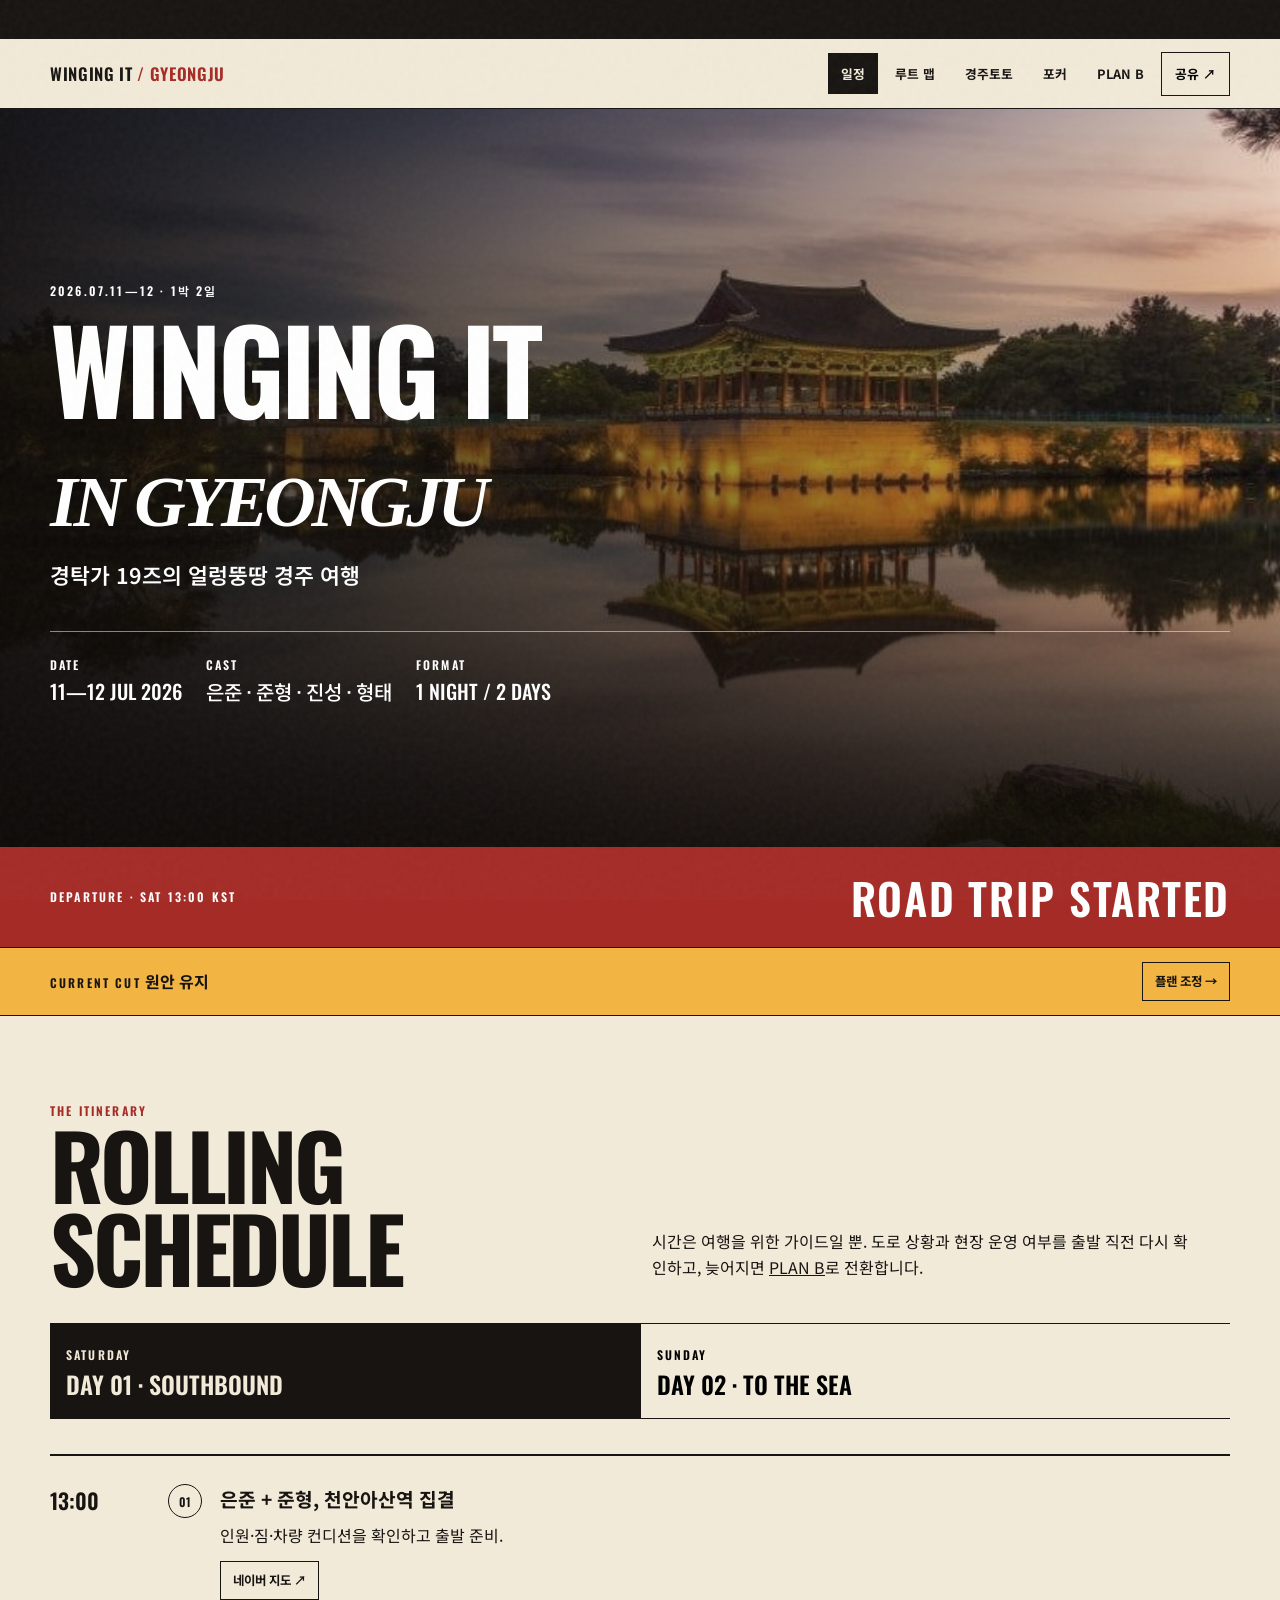
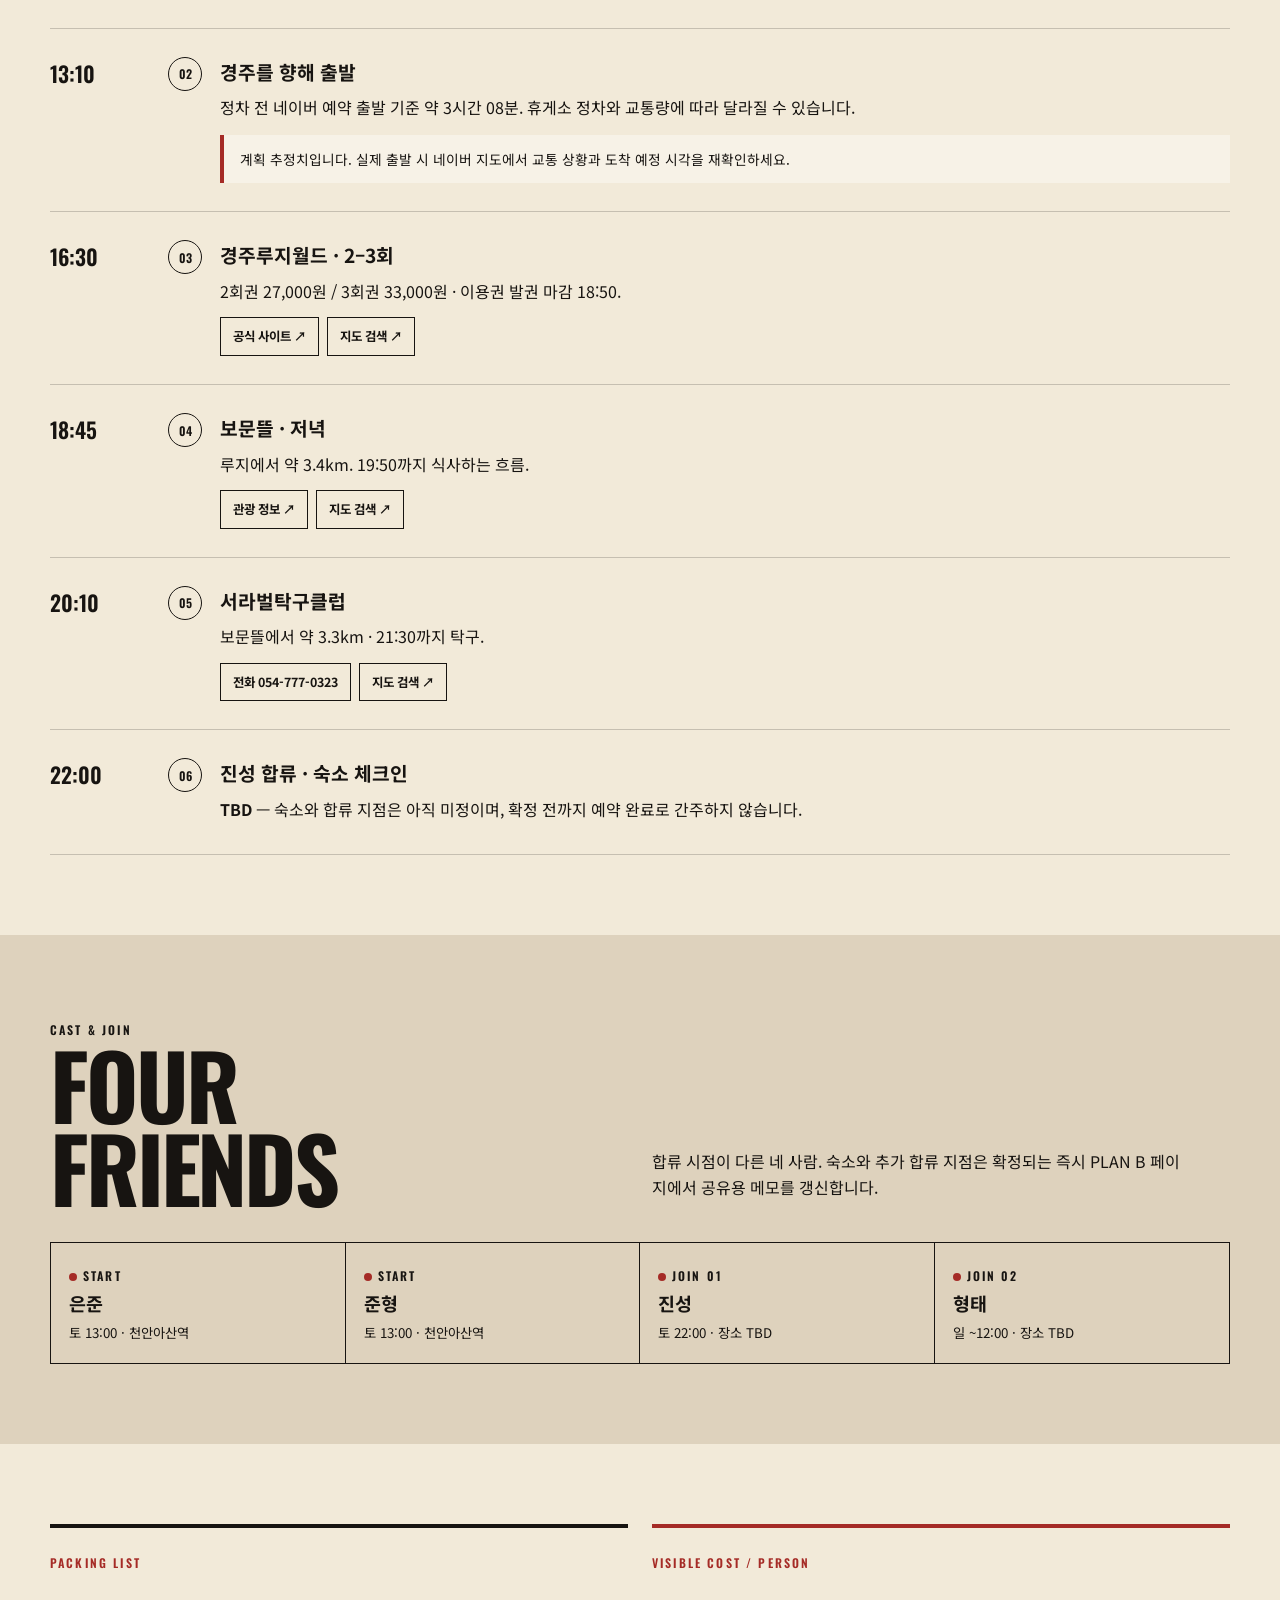
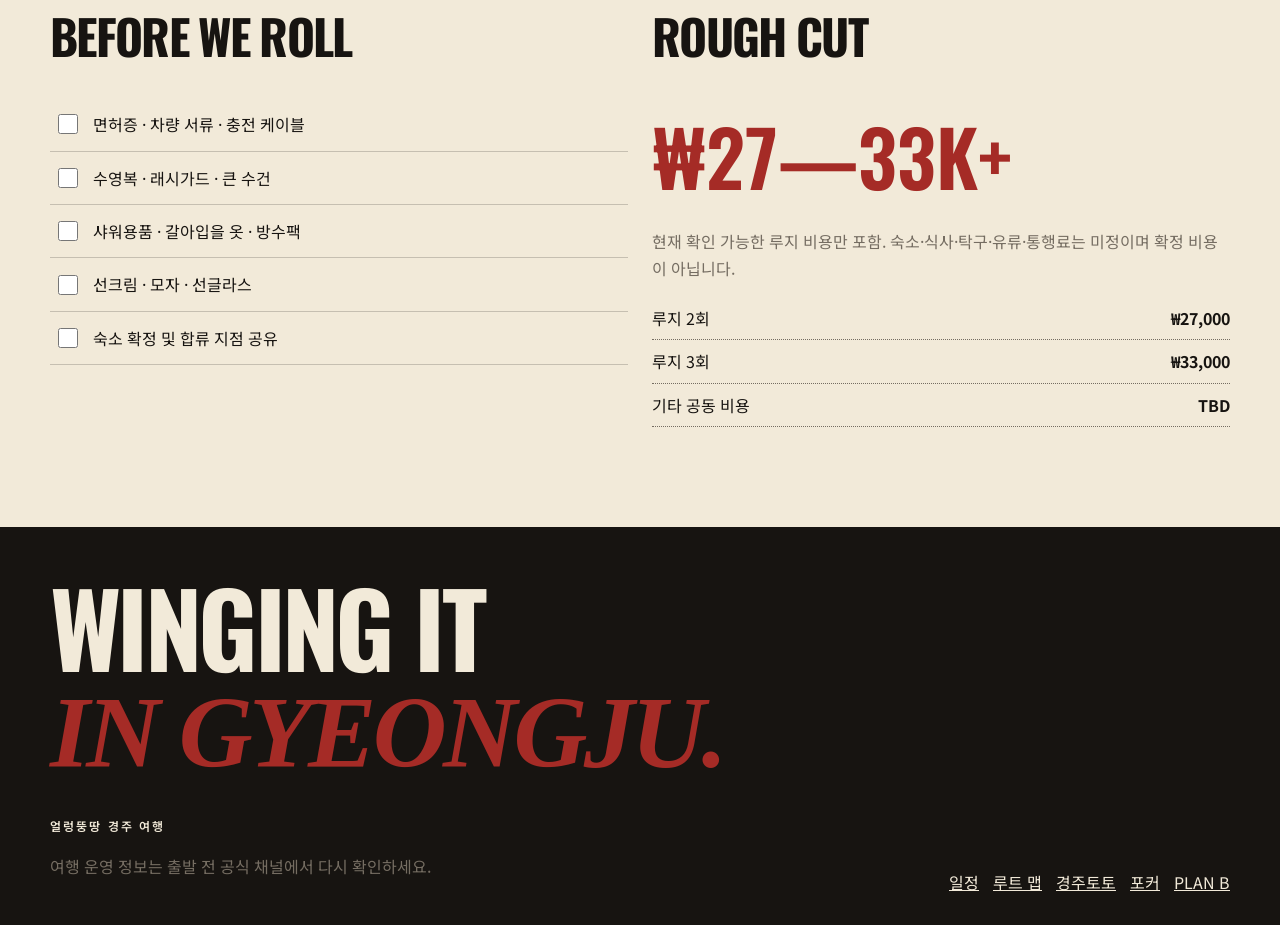
<file: index.html>
<!doctype html><html lang="ko"><head><meta charset="utf-8"><meta name="viewport" content="width=device-width,initial-scale=1"><meta name="theme-color" content="#171411"><meta name="description" content="경탁가 19즈의 얼렁뚱땅 2026 경주 1박 2일 여행 계획"><title>WINGING IT IN GYEONGJU — 경탁가 19즈</title><link rel="stylesheet" href="styles.css"><script defer src="app.js"></script></head><body>
<a class="skip" href="#main">본문 바로가기</a><div class="topbar"><div class="ticker">2026.07.11—12 · 경탁가 19즈 경주 여행 · 천안아산 → 경주 → 봉길대왕암해변 ·&nbsp;</div></div>
<header class="site"><nav class="shell" aria-label="주요 메뉴"><a class="brand" href="index.html">WINGING IT <span>/ GYEONGJU</span></a><div class="navlinks"><a href="index.html" aria-current="page">일정</a><a href="map.html">루트 맵</a><a href="pickem.html">경주토토</a><a href="poker.html">포커</a><a href="plan-b.html">PLAN B</a><button class="share-btn" data-share type="button" aria-label="여행 링크 공유">공유 ↗</button></div></nav></header>
<main id="main"><section class="hero"><div class="hero-bg" role="img" aria-label="경주의 동궁과 월지 및 첨성대 유적 풍경"></div><div class="shell hero-content"><span class="eyebrow">2026.07.11—12 · 1박 2일</span><h1 class="display brand-hero-title">WINGING IT<br><span class="serif">IN GYEONGJU</span></h1><p class="hero-lead">경탁가 19즈의 얼렁뚱땅 경주 여행</p><div class="hero-meta"><div><span class="eyebrow">DATE</span><b>11—12 JUL 2026</b></div><div><span class="eyebrow">CAST</span><b>은준 · 준형 · 진성 · 형태</b></div><div><span class="eyebrow">FORMAT</span><b>1 NIGHT / 2 DAYS</b></div></div></div></section>
<div class="countdown-wrap"><div class="shell countdown"><span class="eyebrow">DEPARTURE · SAT 13:00 KST</span><strong data-countdown aria-live="off">LOADING THE REEL…</strong></div></div>
<div class="status-band"><div class="shell"><div><span class="eyebrow">CURRENT CUT</span> <b data-plan-status>원안 유지</b></div><a class="mini-link" href="plan-b.html">플랜 조정 →</a></div></div>
<section class="section shell" aria-labelledby="schedule-title"><div class="section-head"><div><span class="eyebrow red">THE ITINERARY</span><h2 id="schedule-title" class="display">ROLLING<br>SCHEDULE</h2></div><p>시간은 여행을 위한 가이드일 뿐. 도로 상황과 현장 운영 여부를 출발 직전 다시 확인하고, 늦어지면 <a href="plan-b.html">PLAN B</a>로 전환합니다.</p></div>
<div class="day-switch" role="tablist" aria-label="여행 일자"><button class="active" data-day-button="1" role="tab" aria-selected="true"><span class="eyebrow">SATURDAY</span><b>DAY 01 · SOUTHBOUND</b></button><button data-day-button="2" role="tab" aria-selected="false"><span class="eyebrow">SUNDAY</span><b>DAY 02 · TO THE SEA</b></button></div>
<div data-day-panel="1"><ol class="timeline"><li><time class="time">13:00</time><span class="frame-no">01</span><div class="event"><h3>은준 + 준형, 천안아산역 집결</h3><p>인원·짐·차량 컨디션을 확인하고 출발 준비.</p><div class="event-actions"><a class="mini-link" target="_blank" rel="noopener" href="https://map.naver.com/p/search/%EC%B2%9C%EC%95%88%EC%95%84%EC%82%B0%EC%97%AD">네이버 지도 ↗</a></div></div></li><li><time class="time">13:10</time><span class="frame-no">02</span><div class="event"><h3>경주를 향해 출발</h3><p>정차 전 네이버 예약 출발 기준 약 3시간 08분. 휴게소 정차와 교통량에 따라 달라질 수 있습니다.</p><div class="note">계획 추정치입니다. 실제 출발 시 네이버 지도에서 교통 상황과 도착 예정 시각을 재확인하세요.</div></div></li><li><time class="time">16:30</time><span class="frame-no">03</span><div class="event"><h3>경주루지월드 · 2–3회</h3><p>2회권 27,000원 / 3회권 33,000원 · 이용권 발권 마감 18:50.</p><div class="event-actions"><a class="mini-link" href="https://gyeongju-luge.kr/" target="_blank" rel="noopener">공식 사이트 ↗</a><a class="mini-link" target="_blank" rel="noopener" href="https://map.naver.com/p/search/%EA%B2%BD%EC%A3%BC%EB%A3%A8%EC%A7%80%EC%9B%94%EB%93%9C">지도 검색 ↗</a></div></div></li><li><time class="time">18:45</time><span class="frame-no">04</span><div class="event"><h3>보문뜰 · 저녁</h3><p>루지에서 약 3.4km. 19:50까지 식사하는 흐름.</p><div class="event-actions"><a class="mini-link" href="https://www.gyeongju.go.kr/tour/page.do?mnu_uid=4306&" target="_blank" rel="noopener">관광 정보 ↗</a><a class="mini-link" target="_blank" rel="noopener" href="https://map.naver.com/p/search/%EB%B3%B4%EB%AC%B8%EB%9C%B0">지도 검색 ↗</a></div></div></li><li><time class="time">20:10</time><span class="frame-no">05</span><div class="event"><h3>서라벌탁구클럽</h3><p>보문뜰에서 약 3.3km · 21:30까지 탁구.</p><div class="event-actions"><a class="mini-link" href="tel:054-777-0323">전화 054-777-0323</a><a class="mini-link" target="_blank" rel="noopener" href="https://map.naver.com/p/search/%EC%84%9C%EB%9D%BC%EB%B2%8C%ED%83%81%EA%B5%AC%ED%81%B4%EB%9F%BD">지도 검색 ↗</a></div></div></li><li><time class="time">22:00</time><span class="frame-no">06</span><div class="event"><h3>진성 합류 · 숙소 체크인</h3><p><b>TBD</b> — 숙소와 합류 지점은 아직 미정이며, 확정 전까지 예약 완료로 간주하지 않습니다.</p></div></li></ol></div>
<div data-day-panel="2" hidden><ol class="timeline"><li><time class="time">~12:00</time><span class="frame-no">01</span><div class="event"><h3>형태 합류 + 점심</h3><p>합류 장소와 식당은 TBD. 전날 단체방에서 최종 확정.</p></div></li><li><time class="time">~13:20</time><span class="frame-no">02</span><div class="event"><h3>봉길대왕암해변으로 이동</h3><p>경주시내 임시 허브 기준 계획 추정 약 36.9km / 38분 (OSRM).</p><div class="event-actions"><a class="mini-link" target="_blank" rel="noopener" href="https://map.naver.com/p/search/%EB%B4%89%EA%B8%B8%EB%8C%80%EC%99%95%EC%95%94%ED%95%B4%EB%B3%80">지도 검색 ↗</a></div></div></li><li><time class="time">14:00</time><span class="frame-no">03</span><div class="event"><h3>SWIM / 봉길대왕암해변</h3><p>17:30까지 물놀이 후 샤워. 공식 입수 마감은 19:00.</p><div class="note">파고·기상·현장 통제에 따라 입수가 금지될 수 있습니다. 안전요원 지시를 우선하고, 통제 시 PLAN B로 전환합니다.</div></div></li><li><time class="time">17:30</time><span class="frame-no">04</span><div class="event"><h3>샤워 + 귀가 준비</h3><p>젖은 짐을 정리하고 운전자 상태를 확인한 뒤 출발합니다.</p></div></li></ol></div></section>
<section class="section" style="background:#ded2bd"><div class="shell"><div class="section-head"><div><span class="eyebrow">CAST & JOIN</span><h2 class="display">FOUR<br>FRIENDS</h2></div><p>합류 시점이 다른 네 사람. 숙소와 추가 합류 지점은 확정되는 즉시 PLAN B 페이지에서 공유용 메모를 갱신합니다.</p></div><div class="members"><div class="member"><span class="eyebrow"><i class="dot"></i>START</span><b>은준</b><small>토 13:00 · 천안아산역</small></div><div class="member"><span class="eyebrow"><i class="dot"></i>START</span><b>준형</b><small>토 13:00 · 천안아산역</small></div><div class="member"><span class="eyebrow"><i class="dot"></i>JOIN 01</span><b>진성</b><small>토 22:00 · 장소 TBD</small></div><div class="member"><span class="eyebrow"><i class="dot"></i>JOIN 02</span><b>형태</b><small>일 ~12:00 · 장소 TBD</small></div></div></div></section>
<section class="section shell"><div class="grid-2"><article class="editorial-card"><span class="eyebrow red">PACKING LIST</span><h2 class="display" style="font-size:3rem">BEFORE WE ROLL</h2><ul class="checklist"><li><label><input type="checkbox" data-check="license"><span>면허증 · 차량 서류 · 충전 케이블</span></label></li><li><label><input type="checkbox" data-check="swim"><span>수영복 · 래시가드 · 큰 수건</span></label></li><li><label><input type="checkbox" data-check="shower"><span>샤워용품 · 갈아입을 옷 · 방수팩</span></label></li><li><label><input type="checkbox" data-check="sun"><span>선크림 · 모자 · 선글라스</span></label></li><li><label><input type="checkbox" data-check="booking"><span>숙소 확정 및 합류 지점 공유</span></label></li></ul></article><article class="editorial-card redtop"><span class="eyebrow red">VISIBLE COST / PERSON</span><h2 class="display" style="font-size:3rem">ROUGH CUT</h2><div class="cost-total">₩27—33K+</div><p class="muted">현재 확인 가능한 루지 비용만 포함. 숙소·식사·탁구·유류·통행료는 미정이며 확정 비용이 아닙니다.</p><div class="cost-lines"><div><span>루지 2회</span><b>₩27,000</b></div><div><span>루지 3회</span><b>₩33,000</b></div><div><span>기타 공동 비용</span><b>TBD</b></div></div></article></div></section></main>
<footer><div class="shell"><h2 class="footer-title display">WINGING IT<br><span class="serif red">IN GYEONGJU.</span></h2><div class="footer-grid"><div><span class="eyebrow">얼렁뚱땅 경주 여행</span><p class="muted">여행 운영 정보는 출발 전 공식 채널에서 다시 확인하세요.</p></div><div class="footer-nav"><a href="index.html">일정</a><a href="map.html">루트 맵</a><a href="pickem.html">경주토토</a><a href="poker.html">포커</a><a href="plan-b.html">PLAN B</a></div></div></div></footer></body></html>
</file>
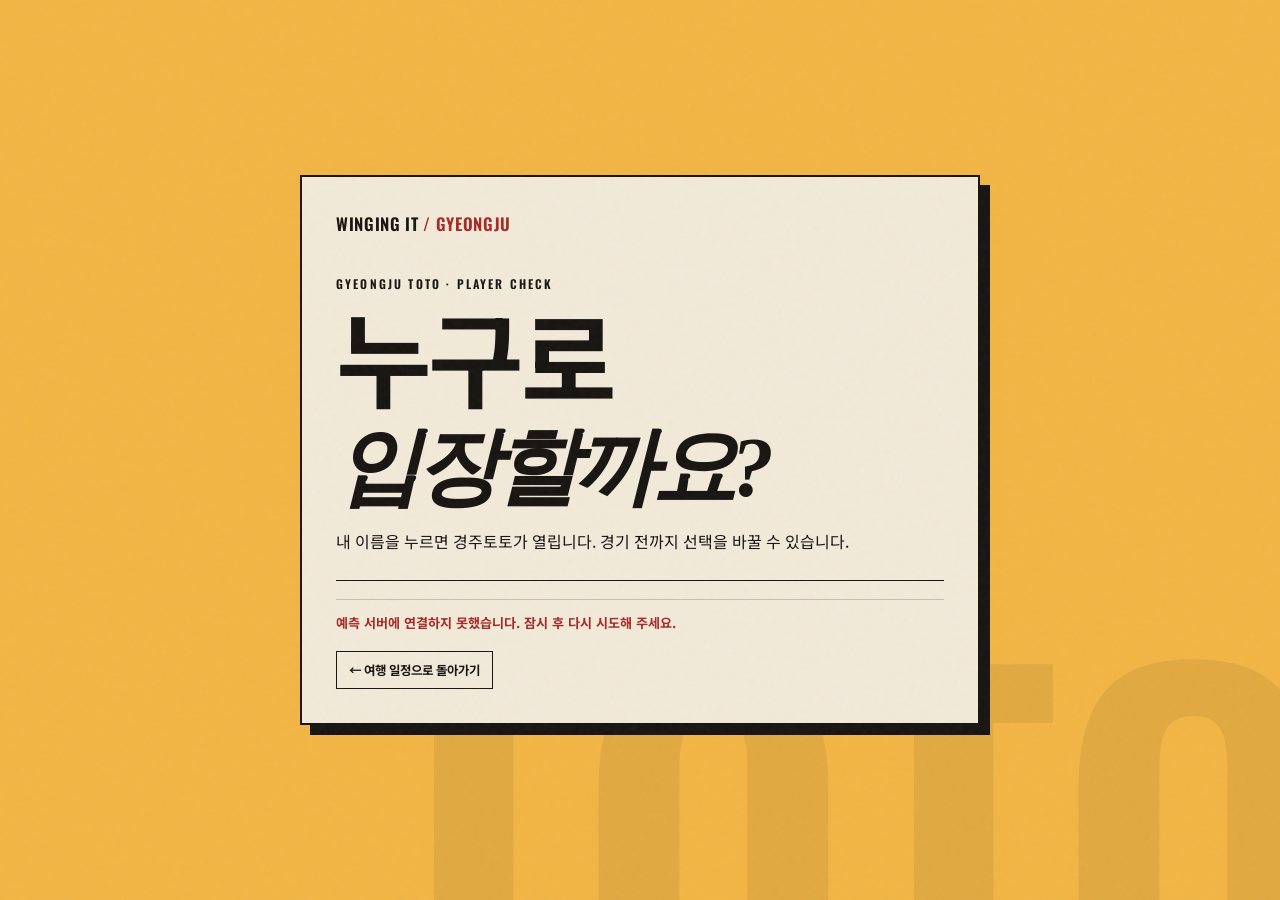
<file: pickem.html>
<!doctype html><html lang="ko"><head><meta charset="utf-8"><meta name="viewport" content="width=device-width,initial-scale=1"><meta name="theme-color" content="#f2b544"><meta name="description" content="경탁가 19즈 경주토토와 일요일 저녁값 내기"><title>경주토토 — 경탁가 19즈 저녁값 결정전</title><link rel="icon" href="data:,"><link rel="stylesheet" href="styles.css"><script defer src="app.js"></script><script defer src="pickem.js"></script></head><body>
<section class="toto-gate" data-toto-gate aria-labelledby="toto-gate-title"><div class="toto-gate-card"><a class="brand" href="index.html">WINGING IT <span>/ GYEONGJU</span></a><span class="eyebrow">GYEONGJU TOTO · PLAYER CHECK</span><h1 id="toto-gate-title" class="display">누구로<br><span class="serif">입장할까요?</span></h1><p>내 이름을 누르면 경주토토가 열립니다. 경기 전까지 선택을 바꿀 수 있습니다.</p><div class="toto-player-grid" data-player-grid aria-label="사용자 선택"></div><div class="login-state" data-login-state role="status">사용자 정보를 불러오는 중…</div><a class="mini-link" href="index.html">← 여행 일정으로 돌아가기</a></div></section>
<div data-toto-app hidden>
<a class="skip" href="#main">본문 바로가기</a><div class="topbar"><div class="ticker">경주토토 · 경기 전까지 변경 가능 · 시작과 동시에 선택·인원·역배 배율 공개 ·&nbsp;</div></div>
<header class="site"><nav class="shell" aria-label="주요 메뉴"><a class="brand" href="index.html">WINGING IT <span>/ GYEONGJU</span></a><div class="navlinks"><a href="index.html">일정</a><a href="map.html">루트 맵</a><a href="pickem.html" aria-current="page">경주토토</a><a href="poker.html">포커</a><a href="plan-b.html">PLAN B</a><button class="share-btn" data-share type="button">공유 ↗</button></div></nav></header>
<main id="main">
<section class="pickem-hero"><div class="shell"><span class="eyebrow">SUNDAY DINNER STAKE</span><h1 class="display">경주토토<br><span class="serif pickem-korean-title">저녁값<br>결정전</span></h1><p>승자를 고르고 경기 전까지 자유롭게 바꿉니다. 시작 전에는 선택을 숨기고, 시작과 동시에 선택 인원과 역배 배율을 공개합니다.</p></div></section>
<div class="pickem-rulebar"><div class="shell"><span><b>01</b> 경기 시작 전 수정</span><span><b>02</b> 시작 후 전체 공개</span><span><b>03</b> 소수 선택일수록 높은 배율</span></div></div>
<section class="section shell pickem-shell">
<div class="toto-userbar"><div><span class="eyebrow red">CURRENT PLAYER</span><b data-current-player>사용자 확인 중</b></div><button class="mini-link" type="button" data-change-player>사용자 변경</button></div>
<div class="pickem-toolbar"><div><span class="eyebrow red">LIVE BOARD</span><h2 class="display">오늘의 승부</h2></div><div class="live-state"><i></i><span data-sync-state>연결 중</span><button class="mini-link" type="button" data-refresh>새로고침</button></div></div>
<div class="pickem-events" data-events aria-live="polite"></div>
</section>
<section class="section pickem-settlement"><div class="shell"><div class="section-head"><div><span class="eyebrow">DINNER SPLIT</span><h2 class="display">저녁값<br>정산판</h2></div><p>맞힌 선택은 공개된 배율만큼 점수를 받습니다. 점수가 높을수록 최종 저녁값 부담 비율이 낮아집니다.</p></div><form class="dinner-total-form" data-dinner-form><label for="dinner-total"><span class="eyebrow">TOTAL BILL</span><b>총 저녁값</b></label><div class="dinner-input-wrap"><input id="dinner-total" name="dinnerTotal" type="text" inputmode="numeric" pattern="[0-9,]*" autocomplete="off" placeholder="예: 180,000" aria-describedby="dinner-total-help"><span>원</span></div><button class="button dark" type="submit">저장</button><small id="dinner-total-help" data-dinner-state>결제 금액을 입력하면 각자 부담액을 계산합니다.</small></form><div class="settlement-grid" data-settlement><p class="muted">경기 결과가 확정되면 자동 계산됩니다.</p></div></div></section>
<section class="section shell pickem-method"><div class="grid-2"><article class="editorial-card"><span class="eyebrow red">UNDERDOG BONUS</span><h2>역배 배율</h2><p><b>배율 = 전체 제출 수 ÷ 해당 선택 인원</b></p><p class="muted">한 명만 고른 선택이 적중하면 가장 높은 점수를 받습니다. 아무도 고르지 않은 선택에는 배율이 없습니다.</p></article><article class="editorial-card redtop"><span class="eyebrow red">LOCK RULE</span><h2>킥오프 잠금</h2><p>경기 시작 시 Supabase 서버 시각으로 자동 잠깁니다. 이후 선택 변경은 불가능하며 네 명의 선택이 공개됩니다.</p></article></div></section>
<section class="section shell admin-zone" data-admin-zone hidden><div class="editorial-card"><span class="eyebrow red">ADMIN ONLY</span><h2>경기 운영</h2><p class="muted">대진·시각 확정 및 경기 결과 입력용입니다.</p><form data-admin-form class="admin-form"><label>경기<select name="event"></select></label><label>선택 A<input name="optionA" required></label><label>선택 B<input name="optionB" required></label><label>시작 시각<input name="startsAt" type="datetime-local"></label><label>상태<select name="status"><option value="unconfirmed">미확정</option><option value="scheduled">예정</option><option value="completed">종료</option><option value="cancelled">취소</option></select></label><label>승자<select name="winner"><option value="">미입력</option></select></label><label>운영자 PIN<input name="adminPin" type="password" inputmode="numeric" required></label><button class="button primary" type="submit">경기 정보 저장</button></form></div></section>
</main>
<footer><div class="shell"><h2 class="footer-title display">맞히면.<br><span class="serif red">덜 낸다.</span></h2><div class="footer-grid"><span class="eyebrow">경탁가 19즈 경주토토</span><div class="footer-nav"><a href="index.html">일정</a><a href="map.html">루트 맵</a><a href="pickem.html">경주토토</a><a href="poker.html">포커</a><a href="plan-b.html">PLAN B</a></div></div></div></footer>
</div></body></html>
</file>
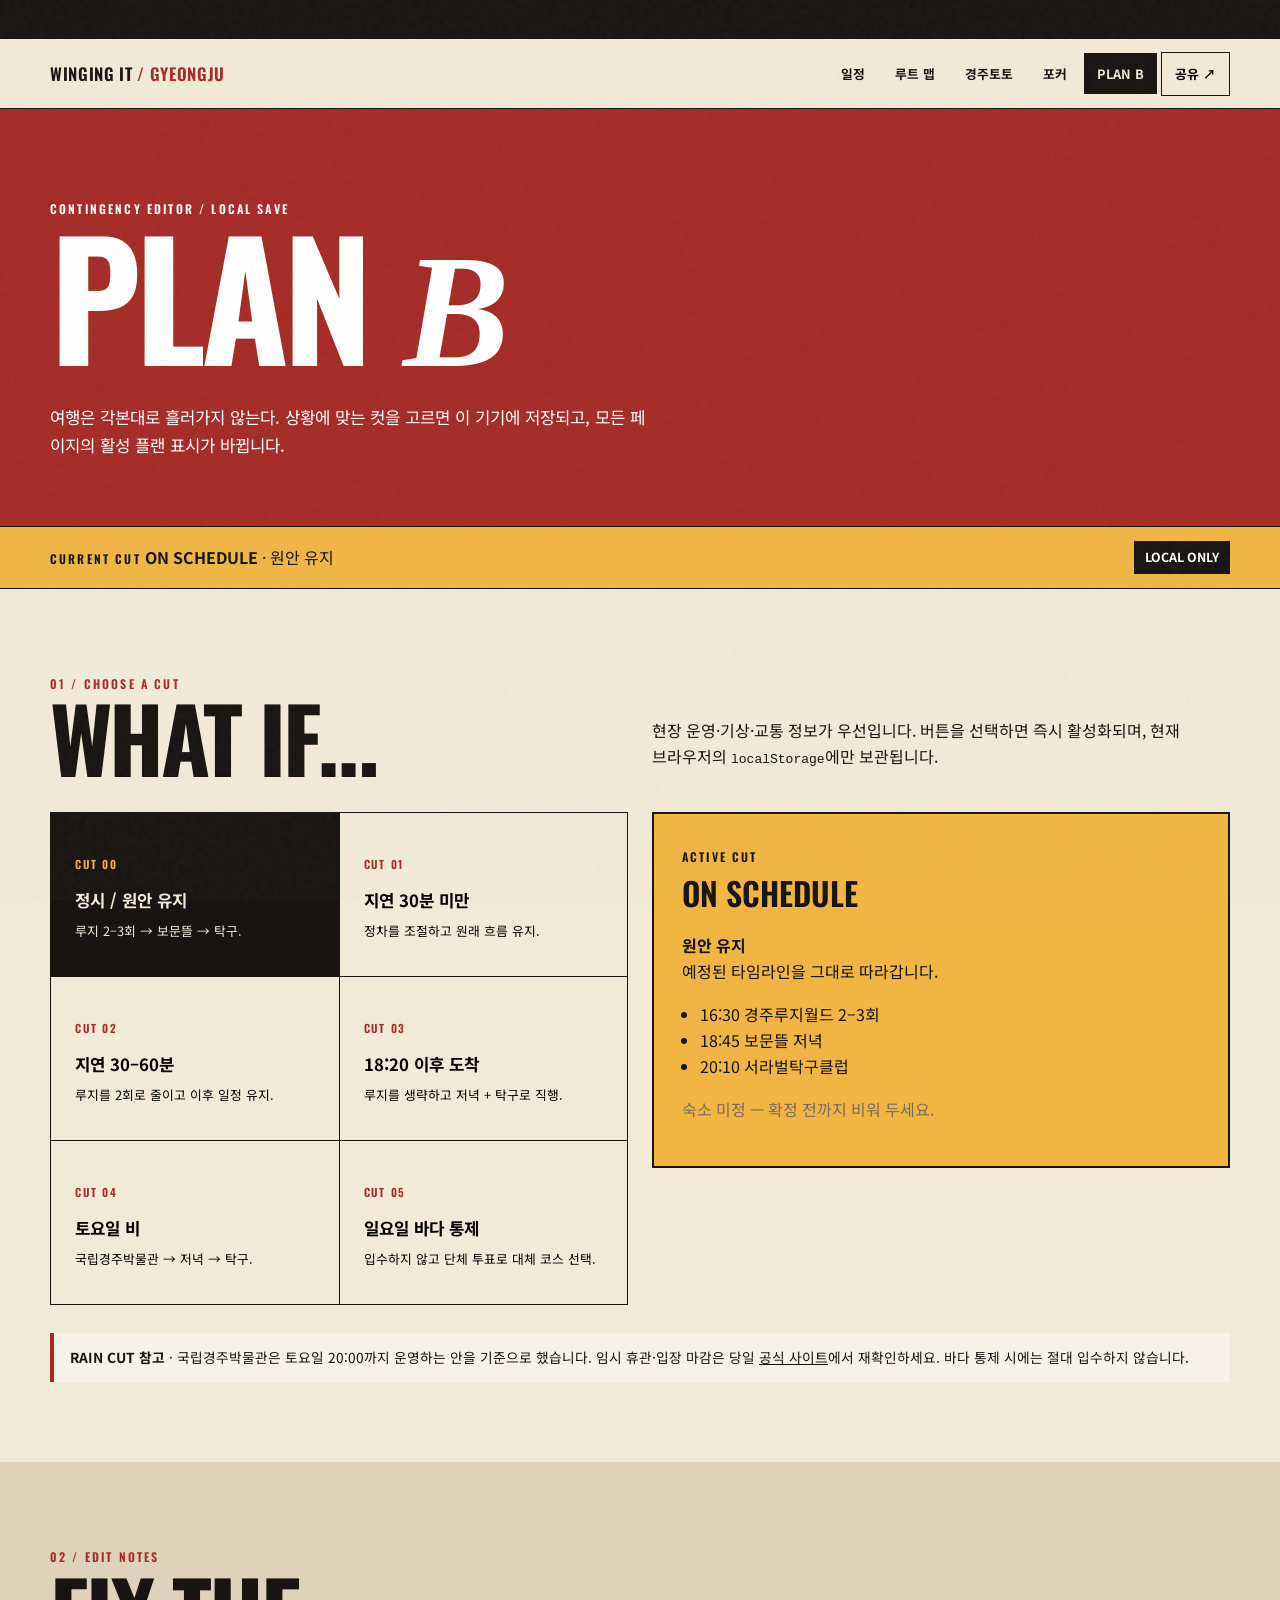
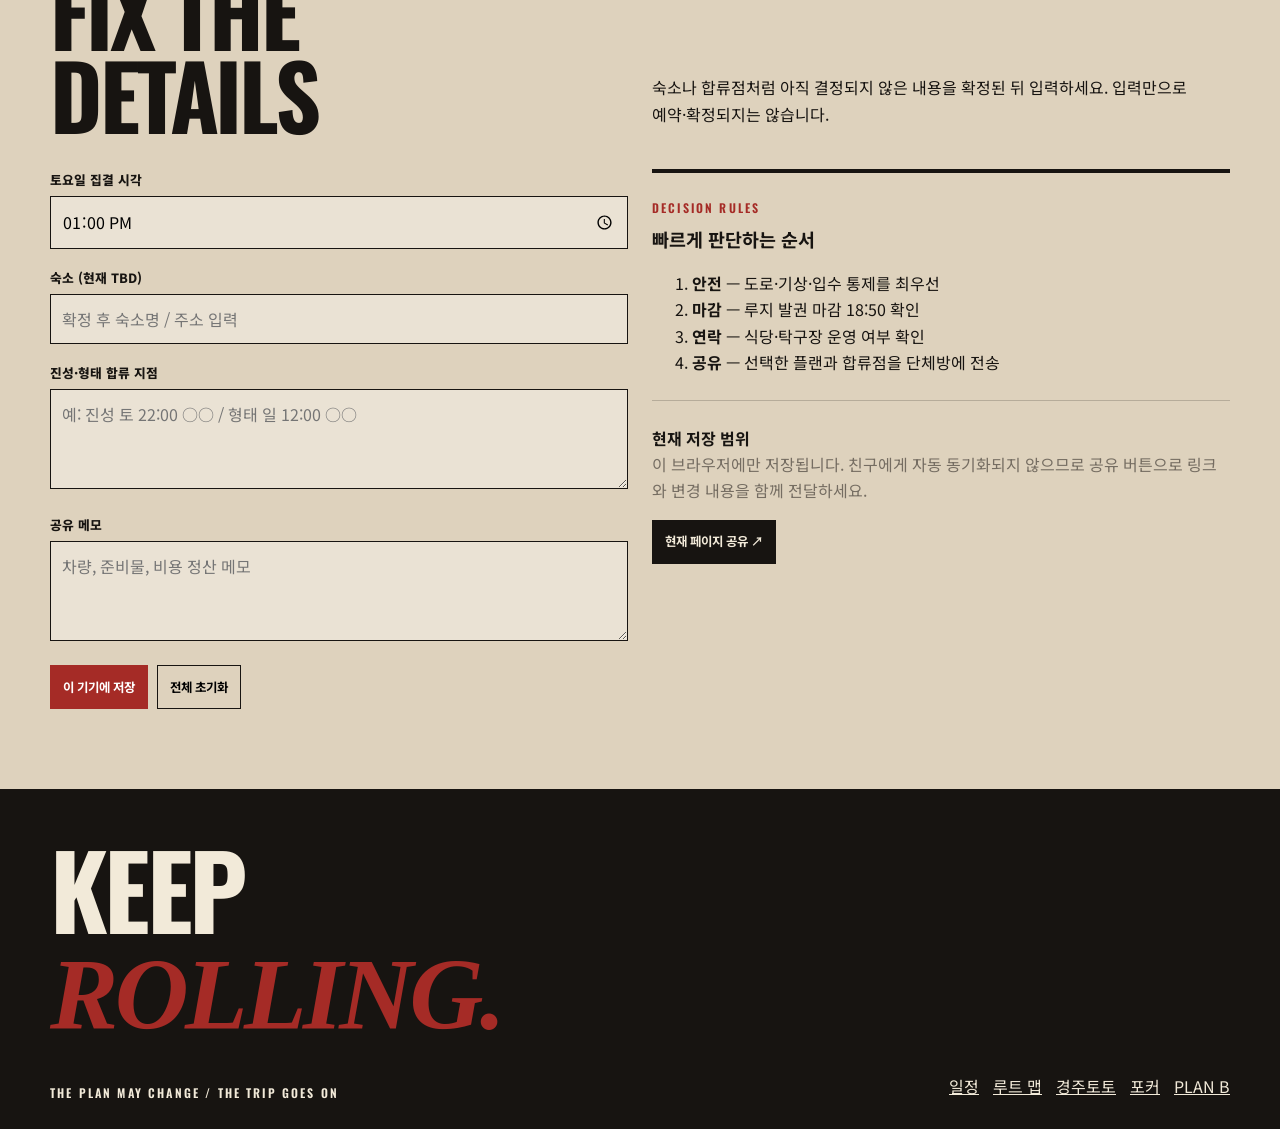
<file: plan-b.html>
<!doctype html><html lang="ko"><head><meta charset="utf-8"><meta name="viewport" content="width=device-width,initial-scale=1"><meta name="theme-color" content="#a52b26"><meta name="description" content="경주 여행 지연, 우천, 입수 통제 대응 플랜"><title>PLAN B — WINGING IT IN GYEONGJU</title><link rel="stylesheet" href="styles.css"><script defer src="app.js"></script></head><body><a class="skip" href="#main">본문 바로가기</a><div class="topbar"><div class="ticker">WHEN THE SCRIPT CHANGES · DELAY / RAIN / SEA RESTRICTION · PICK A CUT AND KEEP ROLLING ·&nbsp;</div></div><header class="site"><nav class="shell" aria-label="주요 메뉴"><a class="brand" href="index.html">WINGING IT <span>/ GYEONGJU</span></a><div class="navlinks"><a href="index.html">일정</a><a href="map.html">루트 맵</a><a href="pickem.html">경주토토</a><a href="poker.html">포커</a><a href="plan-b.html" aria-current="page">PLAN B</a><button class="share-btn" data-share type="button">공유 ↗</button></div></nav></header>
<main id="main"><section class="plan-hero"><div class="shell"><span class="eyebrow">CONTINGENCY EDITOR / LOCAL SAVE</span><h1 class="display">PLAN <span class="serif">B</span></h1><p>여행은 각본대로 흘러가지 않는다. 상황에 맞는 컷을 고르면 이 기기에 저장되고, 모든 페이지의 활성 플랜 표시가 바뀝니다.</p></div></section><div class="status-band"><div class="shell"><div><span class="eyebrow">CURRENT CUT</span> <b data-plan-label>ON SCHEDULE</b> · <span data-plan-status>원안 유지</span></div><span class="status-pill">LOCAL ONLY</span></div></div>
<section class="section shell"><div class="section-head"><div><span class="eyebrow red">01 / CHOOSE A CUT</span><h2 class="display">WHAT IF…</h2></div><p>현장 운영·기상·교통 정보가 우선입니다. 버튼을 선택하면 즉시 활성화되며, 현재 브라우저의 <code>localStorage</code>에만 보관됩니다.</p></div><div class="grid-2" style="align-items:start"><div class="scenario-grid" data-scenarios>
<button class="scenario" type="button" data-scenario="original"><span class="code">CUT 00</span><b>정시 / 원안 유지</b><p>루지 2–3회 → 보문뜰 → 탁구.</p></button><button class="scenario" type="button" data-scenario="delay30"><span class="code">CUT 01</span><b>지연 30분 미만</b><p>정차를 조절하고 원래 흐름 유지.</p></button><button class="scenario" type="button" data-scenario="delay60"><span class="code">CUT 02</span><b>지연 30–60분</b><p>루지를 2회로 줄이고 이후 일정 유지.</p></button><button class="scenario" type="button" data-scenario="late"><span class="code">CUT 03</span><b>18:20 이후 도착</b><p>루지를 생략하고 저녁 + 탁구로 직행.</p></button><button class="scenario" type="button" data-scenario="rainSat"><span class="code">CUT 04</span><b>토요일 비</b><p>국립경주박물관 → 저녁 → 탁구.</p></button><button class="scenario" type="button" data-scenario="sea"><span class="code">CUT 05</span><b>일요일 바다 통제</b><p>입수하지 않고 단체 투표로 대체 코스 선택.</p></button></div><aside class="plan-result" data-plan-result aria-live="polite"></aside></div>
<div class="note" style="margin-top:28px"><b>RAIN CUT 참고</b> · 국립경주박물관은 토요일 20:00까지 운영하는 안을 기준으로 했습니다. 임시 휴관·입장 마감은 당일 <a href="https://gyeongju.museum.go.kr/" target="_blank" rel="noopener">공식 사이트</a>에서 재확인하세요. 바다 통제 시에는 절대 입수하지 않습니다.</div></section>
<section class="section" style="background:#ded2bd"><div class="shell"><div class="section-head"><div><span class="eyebrow red">02 / EDIT NOTES</span><h2 class="display">FIX THE<br>DETAILS</h2></div><p>숙소나 합류점처럼 아직 결정되지 않은 내용을 확정된 뒤 입력하세요. 입력만으로 예약·확정되지는 않습니다.</p></div><div class="grid-2"><form data-plan-form><div class="form-group"><label for="meetTime">토요일 집결 시각</label><input id="meetTime" name="meetTime" type="time" value="13:00"></div><div class="form-group"><label for="lodging">숙소 (현재 TBD)</label><input id="lodging" name="lodging" placeholder="확정 후 숙소명 / 주소 입력" autocomplete="off"></div><div class="form-group"><label for="joins">진성·형태 합류 지점</label><textarea id="joins" name="joins" placeholder="예: 진성 토 22:00 ○○ / 형태 일 12:00 ○○"></textarea></div><div class="form-group"><label for="memo">공유 메모</label><textarea id="memo" name="memo" placeholder="차량, 준비물, 비용 정산 메모"></textarea></div><div class="actions"><button class="button primary" type="submit">이 기기에 저장</button><button class="button" type="button" data-reset>전체 초기화</button></div></form><article class="editorial-card"><span class="eyebrow red">DECISION RULES</span><h3>빠르게 판단하는 순서</h3><ol><li><b>안전</b> — 도로·기상·입수 통제를 최우선</li><li><b>마감</b> — 루지 발권 마감 18:50 확인</li><li><b>연락</b> — 식당·탁구장 운영 여부 확인</li><li><b>공유</b> — 선택한 플랜과 합류점을 단체방에 전송</li></ol><hr class="rule"><p><b>현재 저장 범위</b><br><span class="muted">이 브라우저에만 저장됩니다. 친구에게 자동 동기화되지 않으므로 공유 버튼으로 링크와 변경 내용을 함께 전달하세요.</span></p><button class="button dark" data-share type="button">현재 페이지 공유 ↗</button></article></div></div></section></main>
<footer><div class="shell"><h2 class="footer-title display">KEEP<br><span class="serif red">Rolling.</span></h2><div class="footer-grid"><span class="eyebrow">THE PLAN MAY CHANGE / THE TRIP GOES ON</span><div class="footer-nav"><a href="index.html">일정</a><a href="map.html">루트 맵</a><a href="pickem.html">경주토토</a><a href="poker.html">포커</a><a href="plan-b.html">PLAN B</a></div></div></div></footer></body></html>
</file>
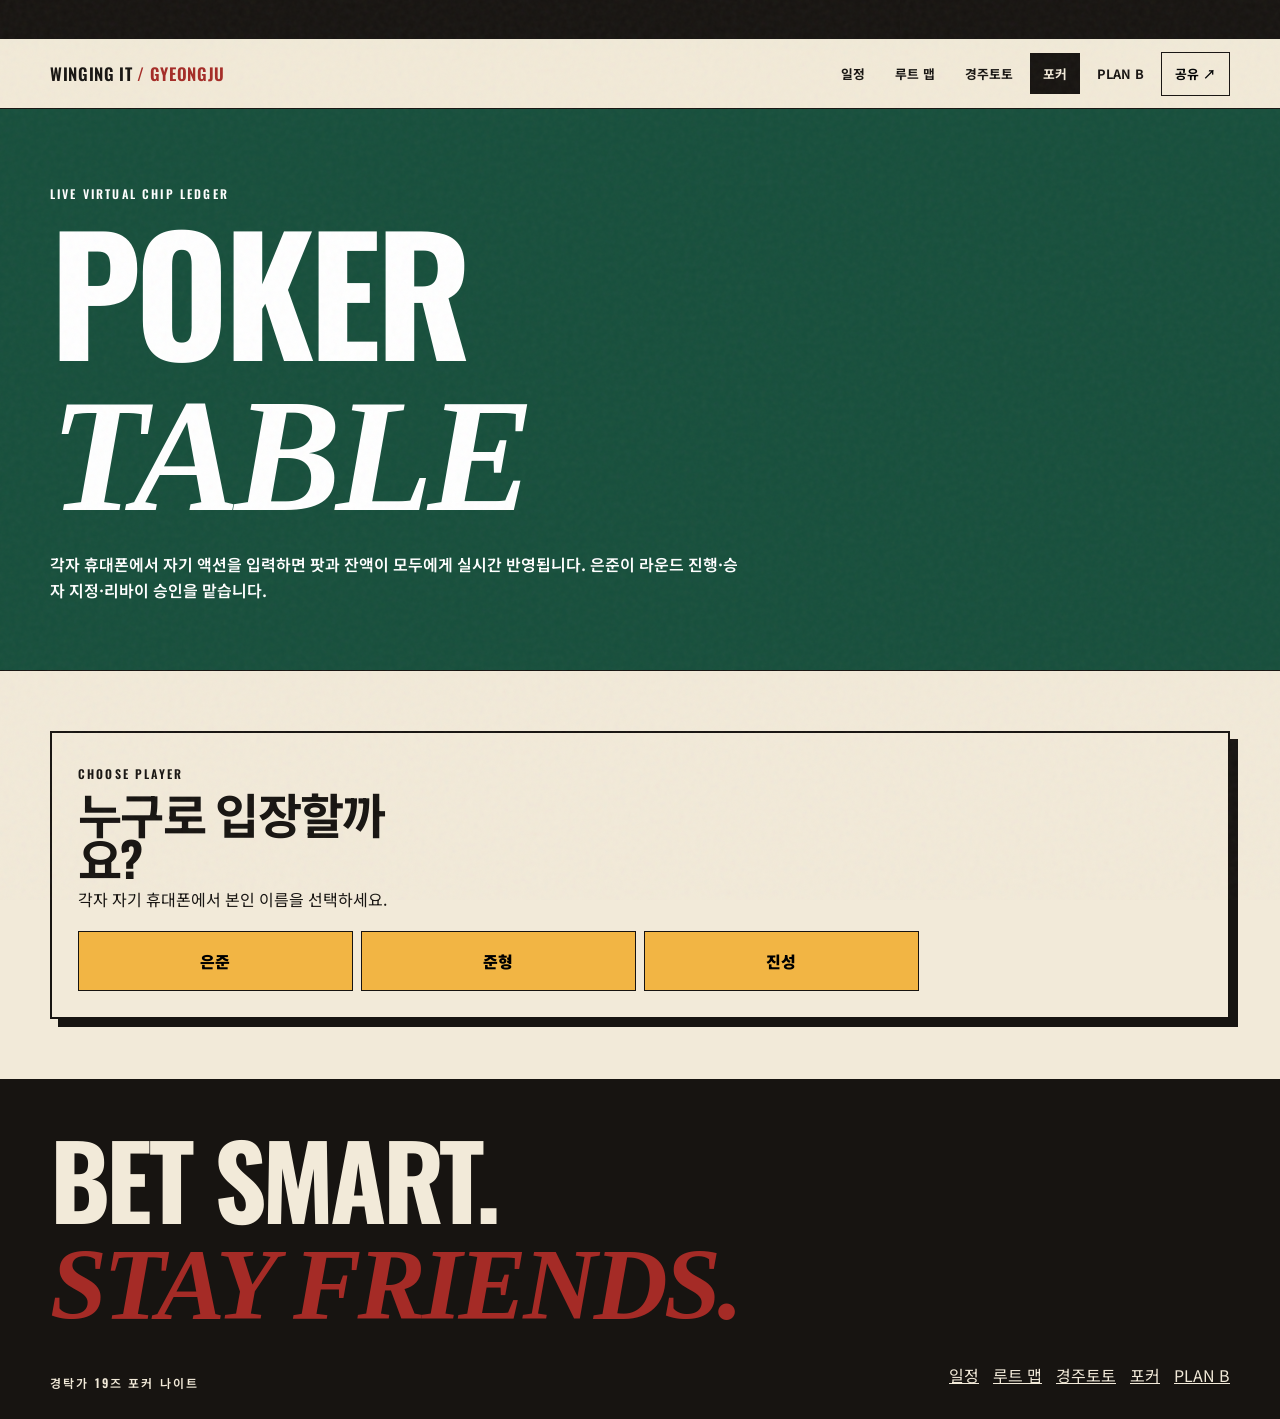
<file: poker.html>
<!doctype html>
<html lang="ko"><head><meta charset="utf-8"><meta name="viewport" content="width=device-width,initial-scale=1,viewport-fit=cover"><meta name="theme-color" content="#174f3c"><meta name="description" content="경탁가 19즈의 포커칩 없는 포커용 가상 칩·베팅·정산판"><title>POKER TABLE — 경탁가 19즈</title><link rel="icon" href="data:,"><link rel="stylesheet" href="styles.css"><script defer src="app.js"></script><script defer src="poker.js"></script></head>
<body class="poker-page">
<a class="skip" href="#main">본문 바로가기</a><div class="topbar"><div class="ticker">LIVE POKER · 각자 휴대폰에서 베팅하고 실시간 자동 정산 · 경탁가 19즈 POKER NIGHT ·&nbsp;</div></div>
<header class="site"><nav class="shell" aria-label="주요 메뉴"><a class="brand" href="index.html">WINGING IT <span>/ GYEONGJU</span></a><div class="navlinks"><a href="index.html">일정</a><a href="map.html">루트 맵</a><a href="pickem.html">경주토토</a><a href="poker.html" aria-current="page">포커</a><a href="plan-b.html">PLAN B</a><button class="share-btn" data-share type="button">공유 ↗</button></div></nav></header>
<main id="main">
<section class="poker-hero"><div class="shell"><span class="eyebrow">LIVE VIRTUAL CHIP LEDGER</span><h1 class="display">POKER<br><span class="serif">TABLE</span></h1><p>각자 휴대폰에서 자기 액션을 입력하면 팟과 잔액이 모두에게 실시간 반영됩니다. 은준이 라운드 진행·승자 지정·리바이 승인을 맡습니다.</p></div></section>
<section class="poker-setup" data-setup><form class="shell poker-setup-card" data-setup-form><div><span class="eyebrow">GAME SETUP</span><h2 class="display">게임 만들기</h2><p>기본 인원과 시작 칩을 확인하세요. 칩 1개가 실제 얼마인지는 정산할 때 정합니다.</p></div><label>시작 칩<input name="stack" type="number" inputmode="numeric" min="100" step="100" value="10000" required></label><label>스몰 블라인드<input name="smallBlind" type="number" inputmode="numeric" min="1" value="100" required></label><label>빅 블라인드<input name="bigBlind" type="number" inputmode="numeric" min="2" value="200" required></label><fieldset><legend>참가자</legend><div class="setup-players"><label><input type="checkbox" name="players" value="은준" checked> 은준</label><label><input type="checkbox" name="players" value="준형" checked> 준형</label><label><input type="checkbox" name="players" value="진성" checked> 진성</label><label><input type="checkbox" name="players" value="형태" checked> 형태</label></div></fieldset><button class="button poker-primary" type="submit">게임 시작</button></form></section>
<section class="section shell poker-app" data-poker-app hidden>
<div class="poker-toolbar"><div><span class="eyebrow">HAND <b data-hand-no>1</b> · <span data-street>PREFLOP</span></span><h2 class="display">팟 <span data-pot>0</span></h2></div><div class="poker-toolbar-actions"><button class="mini-link" type="button" data-undo>실행 취소</button><button class="mini-link" type="button" data-new-game>새 게임</button></div></div>
<div class="poker-status" data-status role="status">액션할 사람을 선택하세요.</div>
<div class="poker-table" data-table aria-label="플레이어 칩 현황"></div>
<section class="bet-panel" data-bet-panel hidden><div class="bet-player-head"><div><span class="eyebrow">SELECTED PLAYER</span><h3 data-selected-name>—</h3></div><button type="button" class="mini-link" data-close-bet>닫기</button></div><div class="bet-summary"><span>이번 라운드 <b data-selected-bet>0</b></span><span>콜 금액 <b data-call-amount>0</b></span><span>보유 칩 <b data-selected-stack>0</b></span></div><label class="bet-input"><span>추가 베팅</span><input data-bet-input type="number" inputmode="numeric" min="0" step="100" placeholder="금액 입력"></label><div class="chip-presets" data-chip-presets></div><div class="bet-actions"><button type="button" class="button" data-action="fold">폴드</button><button type="button" class="button" data-action="check-call">체크 / 콜</button><button type="button" class="button poker-primary" data-action="bet">베팅</button><button type="button" class="button all-in" data-action="all-in">올인</button></div></section>
<div class="round-actions"><button class="button dark" type="button" data-next-street>다음 라운드</button><button class="button poker-win" type="button" data-show-winner>🏆 승자에게 팟 지급</button></div>
<section class="winner-panel" data-winner-panel hidden><div><span class="eyebrow">AWARD POT</span><h3>승자를 모두 선택하세요</h3><p>동률이면 팟을 균등 분배하고 나머지 칩은 선택 순서대로 지급합니다.</p></div><div class="winner-grid" data-winner-grid></div><button class="button poker-win" type="button" data-award>선택한 승자에게 지급</button></section>
<section class="poker-log"><div class="section-head compact"><div><span class="eyebrow">HAND HISTORY</span><h2 class="display">기록</h2></div><p>마지막 작업이 잘못됐다면 ‘실행 취소’를 누르세요.</p></div><ol data-log></ol></section>
<section class="poker-settlement"><div class="section-head compact"><div><span class="eyebrow">CASH OUT</span><h2 class="display">최종 정산</h2></div><p>칩 1개의 원화 가치를 입력하면 시작 칩 대비 받을 돈과 낼 돈을 계산합니다.</p></div><form data-cash-form class="cash-form"><label>칩 1개 가치<div><input name="chipValue" type="number" inputmode="decimal" min="0.01" step="0.01" value="1"><span>원</span></div></label><button class="button dark" type="submit">정산 계산</button></form><div class="cash-results" data-cash-results></div></section>
</section></main>
<footer><div class="shell"><h2 class="footer-title display">BET SMART.<br><span class="serif red">STAY FRIENDS.</span></h2><div class="footer-grid"><span class="eyebrow">경탁가 19즈 포커 나이트</span><div class="footer-nav"><a href="index.html">일정</a><a href="map.html">루트 맵</a><a href="pickem.html">경주토토</a><a href="poker.html">포커</a><a href="plan-b.html">PLAN B</a></div></div></div></footer>
</body></html>
</file>
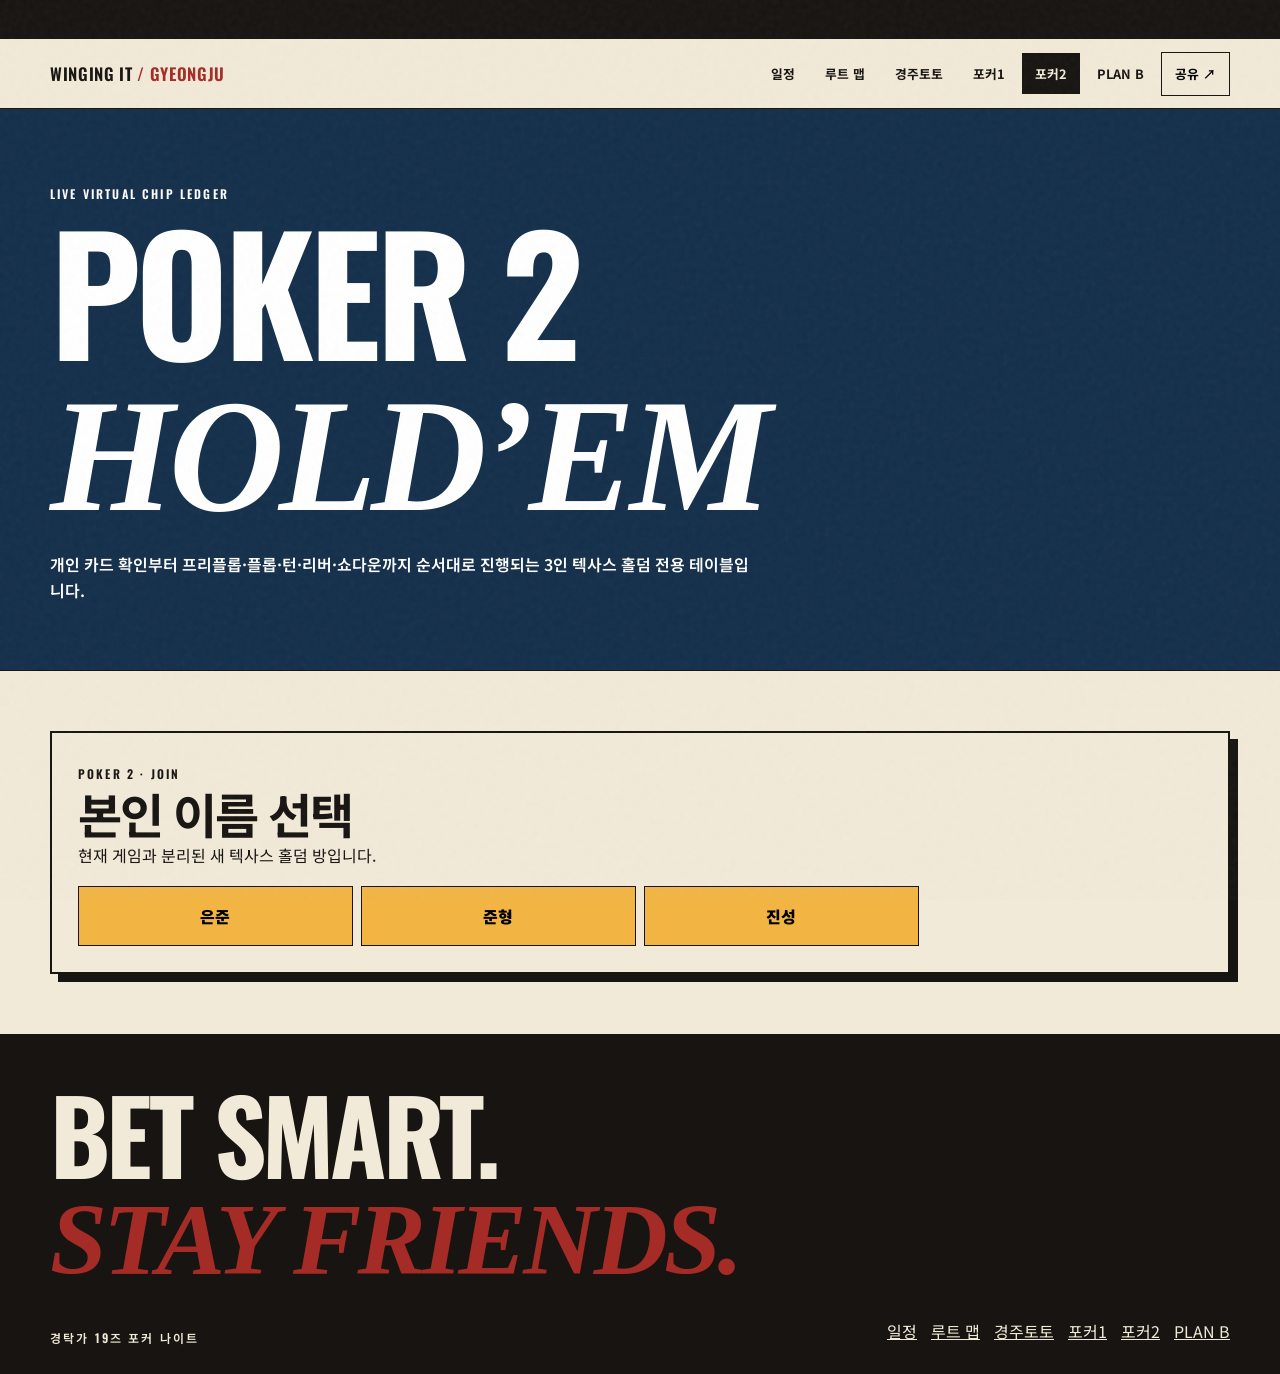
<file: poker2.html>
<!doctype html>
<html lang="ko"><head><meta charset="utf-8"><meta name="viewport" content="width=device-width,initial-scale=1,viewport-fit=cover"><meta name="theme-color" content="#174f3c"><meta name="description" content="경탁가 19즈의 포커칩 없는 포커용 가상 칩·베팅·정산판"><title>POKER 2 — 경탁가 19즈</title><link rel="icon" href="data:,"><link rel="stylesheet" href="styles.css"><script defer src="app.js"></script><script defer src="poker2.js?v=20260712-2"></script></head>
<body class="poker-page poker2-page">
<a class="skip" href="#main">본문 바로가기</a><div class="topbar"><div class="ticker">LIVE POKER · 각자 휴대폰에서 베팅하고 실시간 자동 정산 · 경탁가 19즈 POKER NIGHT ·&nbsp;</div></div>
<header class="site"><nav class="shell" aria-label="주요 메뉴"><a class="brand" href="index.html">WINGING IT <span>/ GYEONGJU</span></a><div class="navlinks"><a href="index.html">일정</a><a href="map.html">루트 맵</a><a href="pickem.html">경주토토</a><a href="poker.html">포커1</a><a href="poker2.html" aria-current="page">포커2</a><a href="plan-b.html">PLAN B</a><button class="share-btn" data-share type="button">공유 ↗</button></div></nav></header>
<main id="main">
<section class="poker-hero"><div class="shell"><span class="eyebrow">LIVE VIRTUAL CHIP LEDGER</span><h1 class="display">POKER 2<br><span class="serif">HOLD’EM</span></h1><p>개인 카드 확인부터 프리플롭·플롭·턴·리버·쇼다운까지 순서대로 진행되는 3인 텍사스 홀덤 전용 테이블입니다.</p></div></section>
<section class="poker-setup" data-setup><form class="shell poker-setup-card" data-setup-form><div><span class="eyebrow">GAME SETUP</span><h2 class="display">게임 만들기</h2><p>기본 인원과 시작 칩을 확인하세요. 칩 1개가 실제 얼마인지는 정산할 때 정합니다.</p></div><label>시작 칩<input name="stack" type="number" inputmode="numeric" min="100" step="100" value="10000" required></label><label>스몰 블라인드<input name="smallBlind" type="number" inputmode="numeric" min="1" value="100" required></label><label>빅 블라인드<input name="bigBlind" type="number" inputmode="numeric" min="2" value="200" required></label><fieldset><legend>참가자</legend><div class="setup-players"><label><input type="checkbox" name="players" value="은준" checked> 은준</label><label><input type="checkbox" name="players" value="준형" checked> 준형</label><label><input type="checkbox" name="players" value="진성" checked> 진성</label><label><input type="checkbox" name="players" value="형태" checked> 형태</label></div></fieldset><button class="button poker-primary" type="submit">게임 시작</button></form></section>
<section class="section shell poker-app" data-poker-app hidden>
<div class="poker-toolbar"><div><span class="eyebrow">HAND <b data-hand-no>1</b> · <span data-street>PREFLOP</span></span><h2 class="display">팟 <span data-pot>0</span></h2></div><div class="poker-toolbar-actions"><button class="mini-link" type="button" data-undo>실행 취소</button><button class="mini-link" type="button" data-new-game>새 게임</button></div></div>
<div class="poker-status" data-status role="status">액션할 사람을 선택하세요.</div>
<div class="poker-table" data-table aria-label="플레이어 칩 현황"></div>
<section class="bet-panel" data-bet-panel hidden><div class="bet-player-head"><div><span class="eyebrow">SELECTED PLAYER</span><h3 data-selected-name>—</h3></div><button type="button" class="mini-link" data-close-bet>닫기</button></div><div class="bet-summary"><span>이번 라운드 <b data-selected-bet>0</b></span><span>콜 금액 <b data-call-amount>0</b></span><span>보유 칩 <b data-selected-stack>0</b></span></div><label class="bet-input"><span>추가 베팅</span><input data-bet-input type="number" inputmode="numeric" min="0" step="100" placeholder="금액 입력"></label><div class="chip-presets" data-chip-presets></div><div class="bet-actions"><button type="button" class="button" data-action="fold">폴드</button><button type="button" class="button" data-action="check-call">체크 / 콜</button><button type="button" class="button poker-primary" data-action="bet">베팅</button><button type="button" class="button all-in" data-action="all-in">올인</button></div></section>
<div class="round-actions"><button class="button dark" type="button" data-next-street>다음 라운드</button><button class="button poker-win" type="button" data-show-winner>🏆 승자에게 팟 지급</button></div>
<section class="winner-panel" data-winner-panel hidden><div><span class="eyebrow">AWARD POT</span><h3>승자를 모두 선택하세요</h3><p>동률이면 팟을 균등 분배하고 나머지 칩은 선택 순서대로 지급합니다.</p></div><div class="winner-grid" data-winner-grid></div><button class="button poker-win" type="button" data-award>선택한 승자에게 지급</button></section>
<section class="poker-log"><div class="section-head compact"><div><span class="eyebrow">HAND HISTORY</span><h2 class="display">기록</h2></div><p>마지막 작업이 잘못됐다면 ‘실행 취소’를 누르세요.</p></div><ol data-log></ol></section>
<section class="poker-settlement"><div class="section-head compact"><div><span class="eyebrow">CASH OUT</span><h2 class="display">최종 정산</h2></div><p>칩 1개의 원화 가치를 입력하면 시작 칩과 승인된 대출을 기준으로 받을 돈과 낼 돈을 계산합니다.</p></div><form data-cash-form class="cash-form"><label>칩 1개 가치<div><input name="chipValue" type="number" inputmode="decimal" min="0.01" step="0.01" value="1"><span>원</span></div></label><button class="button dark" type="submit">정산 계산</button></form><div class="cash-results" data-cash-results></div></section>
</section></main>
<footer><div class="shell"><h2 class="footer-title display">BET SMART.<br><span class="serif red">STAY FRIENDS.</span></h2><div class="footer-grid"><span class="eyebrow">경탁가 19즈 포커 나이트</span><div class="footer-nav"><a href="index.html">일정</a><a href="map.html">루트 맵</a><a href="pickem.html">경주토토</a><a href="poker.html">포커1</a><a href="poker2.html">포커2</a><a href="plan-b.html">PLAN B</a></div></div></div></footer>
</body></html>
</file>
<file: styles.css>
@import url('https://fonts.googleapis.com/css2?family=Black+Han+Sans&family=Noto+Sans+KR:wght@400;500;600;700;900&family=Oswald:wght@400;500;600&display=swap');

:root{--ink:#171411;--paper:#f2ead9;--paper2:#ded2bd;--red:#a52b26;--red2:#d44834;--yellow:#f2b544;--muted:#756d62;--line:rgba(23,20,17,.2);--shadow:0 18px 50px rgba(28,16,9,.16);--serif:Georgia,'Times New Roman',serif;--sans:'Noto Sans KR',sans-serif;--display:'Oswald','Noto Sans KR',sans-serif}
*{box-sizing:border-box}[hidden]{display:none!important}html{scroll-behavior:smooth}body{margin:0;background:var(--paper);color:var(--ink);font-family:var(--sans);line-height:1.65;overflow-x:hidden}body:before{content:'';position:fixed;inset:0;pointer-events:none;z-index:9999;opacity:.2;background-image:url("data:image/svg+xml,%3Csvg viewBox='0 0 180 180' xmlns='http://www.w3.org/2000/svg'%3E%3Cfilter id='n'%3E%3CfeTurbulence type='fractalNoise' baseFrequency='.85' numOctaves='4' stitchTiles='stitch'/%3E%3C/filter%3E%3Crect width='100%25' height='100%25' filter='url(%23n)' opacity='.22'/%3E%3C/svg%3E")}a{color:inherit}button,input,select,textarea{font:inherit}button,a,input,label,select,textarea{touch-action:manipulation}button,.button{min-height:44px}.skip{position:fixed;top:8px;left:8px;transform:translateY(-150%);background:var(--ink);color:#fff;padding:10px 16px;z-index:10000}.skip:focus{transform:none}.shell{width:min(1180px,calc(100% - 32px));margin:auto}.eyebrow{font:600 .75rem/1 var(--display);letter-spacing:.18em;text-transform:uppercase}.display{font-family:var(--display);text-transform:uppercase;line-height:.93;letter-spacing:-.035em}.serif{font-family:var(--serif);font-style:italic}.muted{color:var(--muted)}.red{color:var(--red)}.rule{border:0;border-top:1px solid var(--line);margin:24px 0}.topbar{background:var(--ink);color:var(--paper);min-height:39px;display:flex;align-items:center;font:500 .7rem var(--display);letter-spacing:.15em;white-space:nowrap;overflow:hidden}.ticker{animation:ticker 24s linear infinite;display:inline-block;padding-left:100%}@keyframes ticker{to{transform:translateX(-100%)}}header.site{position:sticky;top:0;z-index:1000;background:rgba(242,234,217,.95);border-bottom:1px solid var(--ink);backdrop-filter:blur(8px)}nav{height:69px;display:flex;align-items:center;justify-content:space-between;gap:20px}.brand{text-decoration:none;font:600 1.05rem var(--display);letter-spacing:.04em}.brand span{color:var(--red)}.navlinks{display:flex;align-items:center;gap:4px}.navlinks a,.share-btn{border:0;background:transparent;text-decoration:none;padding:10px 13px;font-size:.8rem;font-weight:700;cursor:pointer}.navlinks a[aria-current=page]{background:var(--ink);color:var(--paper)}.share-btn{border:1px solid var(--ink)}
.hero{min-height:clamp(620px,82vh,850px);position:relative;background:#271f18;color:#fff;display:grid;align-items:end;overflow:hidden}.hero:after{content:'';position:absolute;inset:0;background:linear-gradient(90deg,rgba(13,9,6,.88) 0%,rgba(20,11,6,.45) 55%,rgba(20,10,5,.1)),linear-gradient(0deg,rgba(13,8,5,.8),transparent 50%)}.hero-bg{position:absolute;inset:0;background:linear-gradient(120deg,#7a2b1f,#df9c4e 45%,#2d4a52);background-image:url('assets/gyeongju-donggung-wolji.jpg');background-size:cover;background-position:center;filter:saturate(.82) sepia(.08)}.hero-content{position:relative;z-index:2;padding:80px 0 54px}.hero h1{font-size:clamp(4rem,12vw,10.2rem);max-width:1050px;margin:12px 0 20px}.hero-lead{font-size:clamp(1rem,2vw,1.35rem);font-weight:600;max-width:580px}.hero-meta{display:flex;flex-wrap:wrap;gap:24px;margin-top:38px;border-top:1px solid rgba(255,255,255,.5);padding-top:18px}.hero-meta b{display:block;font:500 1.25rem var(--display)}.countdown-wrap{background:var(--red);color:#fff;padding:18px 0}.countdown{display:flex;align-items:center;justify-content:space-between;gap:16px}.countdown strong{font:600 clamp(1.2rem,4vw,2.7rem) var(--display);letter-spacing:.04em}.section{padding:80px 0}.section-head{display:grid;grid-template-columns:1fr 1fr;gap:24px;align-items:end;margin-bottom:34px}.section-head h2{font-size:clamp(2.7rem,7vw,6rem);margin:0}.section-head p{max-width:540px;margin:0 0 8px}.status-band{background:var(--yellow);border-block:1px solid var(--ink);padding:14px 0}.status-band .shell{display:flex;justify-content:space-between;gap:20px;align-items:center}.status-pill{background:var(--ink);color:#fff;padding:6px 11px;font-size:.78rem;font-weight:700}.day-switch{display:flex;border-block:1px solid var(--ink);margin-bottom:35px}.day-switch button{flex:1;border:0;border-right:1px solid var(--ink);background:transparent;padding:16px;cursor:pointer;text-align:left}.day-switch button:last-child{border:0}.day-switch button.active{background:var(--ink);color:var(--paper)}.day-switch b{display:block;font:600 1.5rem var(--display)}.day-panel[hidden]{display:none}.timeline{list-style:none;padding:0;margin:0;border-top:2px solid var(--ink)}.timeline li{display:grid;grid-template-columns:100px 34px 1fr;gap:18px;padding:28px 0;border-bottom:1px solid var(--line);position:relative}.time{font:600 1.35rem var(--display)}.frame-no{border:1px solid var(--ink);border-radius:50%;width:34px;height:34px;display:grid;place-items:center;font:600 .75rem var(--display)}.event h3{margin:0 0 6px;font-size:1.2rem}.event p{margin:4px 0}.event-actions{display:flex;flex-wrap:wrap;gap:8px;margin-top:13px}.mini-link,.button{display:inline-flex;align-items:center;justify-content:center;gap:7px;border:1px solid var(--ink);padding:8px 12px;text-decoration:none;background:transparent;font-size:.78rem;font-weight:700;cursor:pointer}.mini-link:hover,.button:hover{background:var(--ink);color:var(--paper)}.note{border-left:4px solid var(--red);padding:13px 16px;background:rgba(255,255,255,.35);font-size:.86rem;margin-top:14px}.grid-2{display:grid;grid-template-columns:1fr 1fr;gap:24px}.grid-3{display:grid;grid-template-columns:repeat(3,1fr);gap:18px}.editorial-card{border-top:4px solid var(--ink);padding:20px 0;min-width:0}.editorial-card.redtop{border-color:var(--red)}.editorial-card h3{font-size:1.15rem;margin:4px 0 14px}.members{display:grid;grid-template-columns:repeat(4,1fr);border:1px solid var(--ink)}.member{padding:18px;border-right:1px solid var(--ink)}.member:last-child{border:0}.member b{display:block;font-size:1.15rem}.dot{width:8px;height:8px;border-radius:50%;display:inline-block;background:var(--red);margin-right:6px}.checklist{list-style:none;padding:0;margin:0}.checklist label{display:flex;align-items:center;gap:12px;border-bottom:1px solid var(--line);padding:13px 4px;cursor:pointer;min-height:48px}.checklist input{width:20px;height:20px;accent-color:var(--red)}.checklist input:checked+span{text-decoration:line-through;color:var(--muted)}.cost-total{font:600 clamp(2.6rem,6vw,5rem) var(--display);color:var(--red);margin:8px 0}.cost-lines div{display:flex;justify-content:space-between;padding:8px 0;border-bottom:1px dotted var(--muted)}footer{background:var(--ink);color:var(--paper);padding:52px 0 30px}.footer-title{font-size:clamp(2.5rem,8vw,7rem);margin:0 0 30px}.footer-grid{display:flex;justify-content:space-between;align-items:end;gap:24px}.footer-nav{display:flex;gap:14px;flex-wrap:wrap}.footer-nav a{color:var(--paper)}
/* Map */.map-layout{height:calc(100vh - 108px);min-height:620px;display:grid;grid-template-columns:minmax(310px,390px) 1fr;background:var(--ink)}.map-sidebar{background:var(--paper);overflow:auto;border-right:1px solid var(--ink);z-index:500}.map-head{padding:28px 24px 20px}.map-head h1{font-size:3rem;margin:5px 0}.route-tabs{display:flex;border-block:1px solid var(--ink)}.route-tabs button{flex:1;border:0;border-right:1px solid var(--ink);background:transparent;padding:12px;cursor:pointer;font-weight:800}.route-tabs button.active{background:var(--red);color:#fff}.route-summary{padding:17px 24px;background:var(--yellow);border-bottom:1px solid var(--ink);font-size:.83rem}.route-list{list-style:none;padding:0;margin:0}.route-list li{display:grid;grid-template-columns:32px 1fr;gap:12px;padding:18px 24px;border-bottom:1px solid var(--line);cursor:pointer}.route-list li:hover,.route-list li:focus-within{background:#fff}.route-num,.cinema-marker{width:28px;height:28px;border-radius:50% 50% 50% 0;transform:rotate(-45deg);background:var(--red);color:#fff;display:grid;place-items:center;border:2px solid var(--paper);box-shadow:0 3px 9px #0005}.route-num span,.cinema-marker span{transform:rotate(45deg);font:700 12px var(--display)}.route-item h3{margin:0;font-size:.95rem}.route-item p{font-size:.78rem;margin:3px 0;color:var(--muted)}#map{height:100%;width:100%;background:#b6aa98}.leaflet-container{font-family:var(--sans)}.leaflet-popup-content-wrapper{border-radius:0;background:var(--paper);box-shadow:var(--shadow)}.leaflet-popup-tip{background:var(--paper)}.popup h3{margin:0 0 4px}.popup p{margin:3px 0;font-size:.8rem}.map-note{position:absolute;z-index:600;right:12px;bottom:25px;background:var(--paper);border:1px solid var(--ink);padding:10px 13px;max-width:280px;font-size:.72rem;box-shadow:var(--shadow)}
/* Pick'em */
.pickem-hero{background:var(--yellow);color:var(--ink);padding:76px 0 54px;border-bottom:1px solid var(--ink);position:relative;overflow:hidden}.pickem-hero:after{content:'×1.0  ×2.0  ×4.0';position:absolute;right:-20px;bottom:-35px;font:600 clamp(4rem,12vw,10rem) var(--display);color:rgba(23,20,17,.08);white-space:nowrap;pointer-events:none}.pickem-hero .shell{position:relative;z-index:1}.pickem-hero h1{font-size:clamp(4rem,11vw,9rem);margin:12px 0 24px;max-width:1000px}.pickem-korean-title{display:inline-block;font-size:.72em;line-height:1.02;letter-spacing:-.08em}.pickem-hero p{max-width:690px;font-size:1.05rem;font-weight:600}.pickem-rulebar{background:var(--ink);color:var(--paper);padding:15px 0}.pickem-rulebar .shell{display:flex;gap:28px;justify-content:space-between;font-size:.82rem}.pickem-rulebar b{color:var(--yellow);margin-right:7px}.pickem-shell{min-height:600px}.pickem-login{display:grid;grid-template-columns:1fr 1.25fr;gap:25px;align-items:end;border:2px solid var(--ink);padding:24px;background:var(--paper2);box-shadow:8px 8px 0 var(--ink);margin-bottom:58px}.pickem-login h2{margin:5px 0;font:600 2rem var(--display)}.pickem-login p{margin:0}.pickem-login form{display:grid;grid-template-columns:minmax(0,1fr) auto;gap:10px;align-items:end}.pickem-login label span,.admin-form label{display:block;font-size:.76rem;font-weight:800}.pickem-login select,.pickem-login input,.admin-form input,.admin-form select{width:100%;min-height:44px;border:1px solid var(--ink);border-radius:0;background:var(--paper);padding:8px 10px}.login-state{grid-column:1/-1;border-top:1px solid var(--line);padding-top:12px;font-size:.82rem;font-weight:700}.login-state.error,.live-state.error{color:var(--red)}.pickem-toolbar{display:flex;justify-content:space-between;gap:20px;align-items:end;margin-bottom:24px}.pickem-toolbar h2{font-size:clamp(2.8rem,7vw,5.5rem);margin:5px 0 0}.live-state{display:flex;align-items:center;gap:8px;font-size:.75rem}.live-state i{width:9px;height:9px;border-radius:50%;background:#3b9c63;box-shadow:0 0 0 4px rgba(59,156,99,.15)}.live-state.error i{background:var(--red)}.live-state .mini-link{background:transparent}.pickem-events{display:grid;grid-template-columns:repeat(2,minmax(0,1fr));gap:22px}.pickem-card{border:1px solid var(--ink);background:rgba(255,255,255,.28);box-shadow:var(--shadow)}.pickem-card.unconfirmed{background:var(--paper2)}.pickem-card-head{display:flex;align-items:flex-start;justify-content:space-between;gap:12px;padding:22px;border-bottom:1px solid var(--ink)}.pickem-card-head h3{margin:7px 0 0;font-size:1.35rem}.event-status{background:var(--red);color:#fff;padding:6px 9px;font:600 .66rem var(--display);letter-spacing:.1em;white-space:nowrap}.event-status.locked{background:var(--ink)}.event-time{display:flex;justify-content:space-between;gap:12px;padding:13px 22px;border-bottom:1px solid var(--line);font-size:.78rem}.event-time span{color:var(--red);font-weight:800}.pick-progress{padding:13px 22px;font-size:.72rem}.pick-progress i{display:block;height:5px;background:linear-gradient(90deg,var(--red) var(--progress),rgba(23,20,17,.12) var(--progress));margin-top:7px}.pick-options{display:grid;grid-template-columns:1fr 1fr;border-block:1px solid var(--ink)}.pick-option{border:0;border-right:1px solid var(--ink);background:transparent;padding:20px;text-align:left;min-height:150px}.pick-option:last-child{border-right:0}.pick-option:not(:disabled){cursor:pointer}.pick-option:not(:disabled):hover{background:#fff}.pick-option.active{background:var(--ink);color:var(--paper)}.pick-option.winner{background:var(--yellow);color:var(--ink)}.pick-mark{display:block;font:600 .64rem var(--display);letter-spacing:.15em;color:var(--red)}.pick-option.active .pick-mark{color:var(--yellow)}.pick-option b{display:block;font-size:1.05rem;margin:13px 0}.pick-odd{display:block;font:600 1.25rem var(--display)}.pick-option small{display:block;margin-top:7px;line-height:1.4}.event-notice{padding:13px 22px;background:var(--yellow);font-size:.76rem;font-weight:700}.event-notice.locked{background:var(--ink);color:var(--paper)}.event-source{display:flex;justify-content:space-between;gap:12px;padding:14px 22px;font-size:.7rem;color:var(--muted)}.event-source a{font-weight:800;color:var(--ink)}.pickem-settlement{background:var(--ink);color:var(--paper)}.settlement-grid{display:grid;grid-template-columns:repeat(4,1fr);border:1px solid rgba(242,234,217,.45)}.settlement-grid article{padding:24px;border-right:1px solid rgba(242,234,217,.3)}.settlement-grid article:last-child{border:0}.settlement-grid b,.settlement-grid strong,.settlement-grid small{display:block}.settlement-grid b{font-size:1.1rem;margin:12px 0}.settlement-grid strong{font:600 2.5rem var(--display);color:var(--yellow)}.settlement-grid small{color:#b8afa0}.pickem-method h2{font:600 2rem var(--display);margin:9px 0}.admin-zone{border-top:2px dashed var(--red)}.admin-form{display:grid;grid-template-columns:repeat(3,1fr);gap:14px;align-items:end}.admin-form button{align-self:end}.admin-form label{margin:0}

.hero h1.brand-hero-title{font-size:clamp(3.8rem,9vw,8rem)}.brand-hero-title .serif{display:inline-block;font-size:.62em;letter-spacing:-.06em;white-space:nowrap}.toto-gate{min-height:100svh;display:grid;place-items:center;padding:32px 16px;background:var(--yellow);position:relative;overflow:hidden}.toto-gate:after{content:'TOTO';position:absolute;right:-4vw;bottom:-10vw;color:rgba(23,20,17,.07);font:600 clamp(10rem,40vw,30rem)/.8 var(--display);pointer-events:none}.toto-gate-card{position:relative;z-index:1;width:min(680px,100%);border:2px solid var(--ink);background:var(--paper);padding:34px;box-shadow:10px 10px 0 var(--ink)}.toto-gate-card>.brand{display:inline-block;margin-bottom:42px}.toto-gate-card>.eyebrow{display:block}.toto-gate-card h1{font-size:clamp(3.8rem,10vw,6.5rem);margin:15px 0 20px;overflow-wrap:anywhere}.toto-gate-card h1 .serif{display:inline-block;font-size:.82em;letter-spacing:-.07em}.toto-gate-card>p{max-width:520px;margin-bottom:26px}.toto-player-grid{display:grid;grid-template-columns:1fr 1fr;border-top:1px solid var(--ink);border-left:1px solid var(--ink);margin-bottom:18px}.toto-player-grid button{min-height:112px;border:0;border-right:1px solid var(--ink);border-bottom:1px solid var(--ink);background:transparent;text-align:left;padding:17px;cursor:pointer}.toto-player-grid button:hover,.toto-player-grid button:focus-visible{background:var(--ink);color:var(--paper)}.toto-player-grid button:disabled{opacity:.45;cursor:wait}.toto-player-grid b,.toto-player-grid small{display:block}.toto-player-grid b{font-size:1.35rem;margin:8px 0 3px}.toto-player-grid small{font-size:.72rem}.toto-gate-card .login-state{margin:0 0 17px}.toto-userbar{display:flex;align-items:center;justify-content:space-between;gap:15px;margin-bottom:45px;padding:14px 18px;border:1px solid var(--ink);background:var(--paper2)}.toto-userbar b{display:block;margin-top:4px;font-size:1.05rem}
.dinner-total-form{display:grid;grid-template-columns:minmax(150px,.8fr) minmax(220px,1fr) auto;align-items:end;gap:14px;margin:28px 0 36px;padding:22px;border:1px solid rgba(242,234,217,.45);background:rgba(242,234,217,.08)}.dinner-total-form label b{display:block;margin-top:4px;font:600 1.55rem var(--display)}.dinner-input-wrap{display:flex;align-items:center;background:var(--paper);border:2px solid var(--paper);color:var(--ink)}.dinner-input-wrap:focus-within{border-color:var(--yellow)}.dinner-input-wrap input{width:100%;min-width:0;min-height:48px;border:0;background:transparent;padding:9px 12px;text-align:right;font:700 1.15rem var(--sans);color:var(--ink);outline:0}.dinner-input-wrap span{padding-right:12px;font-weight:800}.dinner-total-form small{grid-column:1/-1;color:var(--paper2)}.dinner-total-form small.error{color:#ff8b7b}.settlement-grid article em{display:block;margin-top:4px;color:var(--yellow);font:normal 700 1.05rem var(--sans)}
/* Plan B */.plan-hero{background:var(--red);color:#fff;padding:85px 0 50px}.plan-hero h1{font-size:clamp(4rem,13vw,10rem);margin:0}.plan-hero p{max-width:600px;font-size:1.05rem}.scenario-grid{display:grid;grid-template-columns:repeat(2,1fr);border-top:1px solid var(--ink);border-left:1px solid var(--ink)}.scenario{border:0;border-right:1px solid var(--ink);border-bottom:1px solid var(--ink);padding:24px;text-align:left;background:transparent;cursor:pointer;min-height:164px}.scenario:hover{background:#fff}.scenario.active{background:var(--ink);color:var(--paper)}.scenario .code{font:600 .7rem var(--display);letter-spacing:.16em;color:var(--red)}.scenario.active .code{color:var(--yellow)}.scenario b{display:block;font-size:1.05rem;margin:12px 0 5px}.scenario p{margin:0;font-size:.8rem}.plan-result{background:var(--yellow);border:2px solid var(--ink);padding:28px;position:sticky;top:90px}.plan-result h2{font:600 2rem var(--display);margin:0 0 10px}.plan-result ul{padding-left:18px}.form-group{margin:0 0 18px}.form-group label{display:block;font-size:.8rem;font-weight:800;margin-bottom:6px}.form-group input,.form-group textarea,.form-group select{width:100%;border:1px solid var(--ink);background:rgba(255,255,255,.35);border-radius:0;padding:11px;min-height:44px}.form-group textarea{min-height:100px;resize:vertical}.button.primary{background:var(--red);color:#fff;border-color:var(--red)}.button.dark{background:var(--ink);color:var(--paper)}.actions{display:flex;flex-wrap:wrap;gap:9px}.toast{position:fixed;bottom:20px;left:50%;transform:translate(-50%,150%);z-index:9998;background:var(--ink);color:#fff;padding:12px 20px;box-shadow:var(--shadow);transition:.25s}.toast.show{transform:translate(-50%,0)}
@media(max-width:760px){.shell{width:min(100% - 24px,1180px)}.navlinks a{display:none}.navlinks a[aria-current=page]{display:block}.share-btn{padding:8px}.hero{min-height:680px}.hero-bg{background-image:url('assets/gyeongju-cheomseongdae.jpg');background-position:center 42%;filter:saturate(.8) sepia(.05)}.hero h1{font-size:clamp(3.7rem,20vw,6rem)}.hero-content{padding-bottom:35px}.countdown{align-items:flex-start;flex-direction:column}.section{padding:55px 0}.section-head{grid-template-columns:1fr}.timeline li{grid-template-columns:70px 28px 1fr;gap:10px}.time{font-size:1.05rem}.frame-no{width:28px;height:28px}.grid-2,.grid-3{grid-template-columns:1fr}.members{grid-template-columns:1fr 1fr}.member:nth-child(2){border-right:0}.member:nth-child(-n+2){border-bottom:1px solid var(--ink)}.scenario-grid{grid-template-columns:1fr}.plan-result{position:static}.map-layout{height:auto;display:flex;flex-direction:column;min-height:0}.map-sidebar{overflow:visible;border:0}.map-head h1{font-size:2.6rem}#map{height:58vh;min-height:420px;order:-1}.map-note{position:static;max-width:none;border-width:1px 0}.footer-grid{align-items:flex-start;flex-direction:column}}@media(max-width:760px){body{padding-bottom:calc(58px + env(safe-area-inset-bottom))}header.site{backdrop-filter:none}header.site nav{height:56px}.navlinks{position:fixed;left:0;right:0;bottom:0;z-index:2100;display:grid;grid-template-columns:repeat(5,minmax(0,1fr));gap:0;background:var(--paper);border-top:1px solid var(--ink);padding-bottom:env(safe-area-inset-bottom);box-shadow:0 -8px 24px rgba(23,20,17,.12)}.navlinks a,.navlinks a[aria-current=page],.share-btn{display:flex;align-items:center;justify-content:center;min-width:0;min-height:58px;padding:6px 3px;border:0;border-right:1px solid var(--line);font-size:.72rem;white-space:nowrap}.navlinks a[aria-current=page]{background:var(--ink);color:var(--paper)}.share-btn{border-right:0}}
@media(max-width:760px){.hero h1.brand-hero-title{font-size:clamp(2.9rem,13vw,4.8rem)}.toto-gate{padding:18px 12px calc(18px + env(safe-area-inset-bottom))}.toto-gate-card{padding:24px 18px;box-shadow:6px 6px 0 var(--ink)}.toto-gate-card>.brand{margin-bottom:28px}.toto-gate-card h1{font-size:clamp(2.7rem,11vw,3.6rem)}.toto-player-grid button{min-height:100px;padding:14px}.toto-userbar{margin-bottom:34px}.pickem-hero{padding:55px 0 40px}.pickem-hero h1{font-size:clamp(3.5rem,18vw,5.5rem)}.pickem-rulebar .shell{display:grid;gap:6px}.pickem-login{grid-template-columns:1fr;padding:18px;box-shadow:5px 5px 0 var(--ink)}.pickem-login form{grid-template-columns:1fr 1fr}.pickem-login form button{grid-column:1/-1}.pickem-toolbar{align-items:flex-start;flex-direction:column}.pickem-events{grid-template-columns:1fr}.pick-option{padding:16px;min-height:140px}.dinner-total-form{grid-template-columns:1fr;padding:18px}.dinner-total-form small{grid-column:1}.dinner-total-form .button{width:100%}.event-time,.event-source{align-items:flex-start;flex-direction:column}.settlement-grid{grid-template-columns:1fr 1fr}.settlement-grid article:nth-child(2){border-right:0}.settlement-grid article:nth-child(-n+2){border-bottom:1px solid rgba(242,234,217,.3)}.admin-form{grid-template-columns:1fr}.navlinks a,.navlinks a[aria-current=page],.share-btn{font-size:.65rem;padding-inline:1px}}
@media(prefers-reduced-motion:reduce){*,*:before,*:after{scroll-behavior:auto!important;animation:none!important;transition:none!important}}:focus-visible{outline:3px solid var(--yellow);outline-offset:3px}

/* Poker */
.poker-page{--felt:#174f3c;--felt2:#0e3428}.poker-hero{padding:70px 0 50px;background:var(--felt);color:#fff;border-bottom:1px solid var(--ink)}.poker-hero h1{font-size:clamp(4.5rem,13vw,10rem);margin:10px 0 20px}.poker-hero p{max-width:700px;font-weight:600}.poker-setup{padding:60px 0}.poker-setup-card{display:grid;grid-template-columns:1.4fr repeat(3,1fr);gap:18px;align-items:end;border:2px solid var(--ink);padding:26px;box-shadow:8px 8px 0 var(--ink)}.poker-setup-card h2{font-size:3rem;margin:6px 0}.poker-setup-card p{margin:0}.poker-setup-card>label,.cash-form label{font-size:.78rem;font-weight:800}.poker-setup-card input[type=number],.cash-form input,.bet-input input{width:100%;min-height:48px;border:1px solid var(--ink);background:#fff;padding:9px 11px}.poker-setup-card fieldset{grid-column:1/-1;border:1px solid var(--ink);padding:15px}.setup-players{display:grid;grid-template-columns:repeat(4,1fr);gap:8px}.setup-players label{background:var(--paper2);padding:10px;font-weight:700}.poker-primary,.poker-win{background:var(--felt);color:#fff;border-color:var(--felt)}.poker-toolbar{display:flex;justify-content:space-between;align-items:end;gap:15px}.poker-toolbar h2{font-size:clamp(3.5rem,9vw,7rem);margin:4px 0}.poker-toolbar-actions{display:flex;gap:8px}.poker-status{padding:12px 15px;background:var(--yellow);border:1px solid var(--ink);font-weight:700;margin-bottom:18px}.poker-table{background:radial-gradient(circle,var(--felt),var(--felt2));border:10px solid #382217;border-radius:120px;min-height:360px;padding:55px 7%;display:grid;grid-template-columns:repeat(2,1fr);gap:24px;box-shadow:inset 0 0 0 2px #c39250,0 16px 35px #0003}.poker-seat{position:relative;border:2px solid #fff;background:var(--paper);color:var(--ink);padding:14px;min-height:110px;cursor:pointer;box-shadow:5px 5px 0 #0005}.poker-seat b,.poker-seat strong,.poker-seat small{display:block}.poker-seat strong{font-size:1.65rem}.poker-seat.selected{background:var(--yellow);transform:translateY(-3px)}.poker-seat.folded{opacity:.38}.poker-seat.allin{border-color:var(--yellow)}.seat-marker{position:absolute;right:8px;top:8px;font:700 .7rem var(--display);background:var(--red);color:#fff;padding:3px 6px;min-width:24px}.bet-panel,.winner-panel{margin:22px 0;border:2px solid var(--ink);background:var(--paper2);padding:22px;box-shadow:6px 6px 0 var(--ink)}.bet-player-head,.bet-summary,.round-actions{display:flex;justify-content:space-between;gap:12px;align-items:center}.bet-player-head h3{font-size:2rem;margin:3px 0}.bet-summary{background:var(--ink);color:#fff;padding:11px 14px;font-size:.8rem}.bet-input{display:block;margin:16px 0}.bet-input span{font-size:.75rem;font-weight:800}.chip-presets{display:flex;gap:7px;overflow:auto;margin-bottom:12px}.chip-presets button{border:1px solid var(--ink);background:var(--yellow);border-radius:999px;padding:8px 13px;white-space:nowrap}.bet-actions{display:grid;grid-template-columns:repeat(4,1fr);gap:8px}.all-in{background:var(--red);color:#fff}.round-actions{margin:20px 0}.round-actions .button{flex:1}.winner-grid{display:grid;grid-template-columns:repeat(4,1fr);gap:8px;margin:18px 0}.winner-grid label{display:block}.winner-grid input{position:absolute;opacity:0}.winner-grid span{display:grid;place-items:center;min-height:60px;border:1px solid var(--ink);font-weight:800}.winner-grid input:checked+span{background:var(--yellow);box-shadow:inset 0 0 0 3px var(--ink)}.section-head.compact{margin:55px 0 20px}.section-head.compact h2{font-size:3.5rem}.poker-log ol{list-style:none;margin:0;padding:0;border-top:1px solid var(--line)}.poker-log li{display:flex;gap:14px;border-bottom:1px solid var(--line);padding:11px 3px}.poker-log li span{min-width:110px;color:var(--muted);font-size:.75rem}.poker-settlement{padding-bottom:30px}.cash-form{display:flex;align-items:end;gap:10px}.cash-form label>div{display:flex;align-items:center}.cash-form label span{background:var(--ink);color:#fff;min-height:48px;display:grid;place-items:center;padding:0 12px}.cash-results{display:grid;grid-template-columns:repeat(4,1fr);border:1px solid var(--ink);margin-top:18px}.cash-results article{padding:16px;border-right:1px solid var(--ink)}.cash-results article:last-child{border:0}.cash-results b,.cash-results span,.cash-results strong,.cash-results small{display:block}.cash-results strong{font-size:1.2rem}.cash-results .receive strong{color:#087341}.cash-results .pay strong{color:var(--red)}.cash-pending{grid-column:1/-1;margin:0;padding:12px 16px;background:var(--yellow);border-top:1px solid var(--ink);font-size:.78rem;font-weight:700}.live-player-grid{grid-column:1/-1;display:grid;grid-template-columns:repeat(4,1fr);gap:8px}.live-player-grid button,.rebuy-requests button{min-height:60px;border:1px solid var(--ink);background:var(--yellow);font-weight:900;cursor:pointer}.poker-seat em{display:block;color:var(--red);font:normal 700 .7rem var(--sans)}.rebuy-row{display:flex;gap:8px}.rebuy-row input{flex:1;min-width:0;border:1px solid var(--ink);padding:10px}.rebuy-requests{display:grid;grid-template-columns:repeat(2,1fr);gap:8px;margin-top:12px}.poker-status.error{background:#ffd4ce;color:#7c1612}.holdem-control{margin:0 0 14px;padding:14px;border:2px solid var(--ink);background:var(--yellow);text-align:center}.holdem-control .button{width:100%}.poker2-page .poker-hero{background:#142f4b}.bank-grid{display:grid;grid-template-columns:1fr 1fr;gap:18px}.bank-grid>div{border:1px solid var(--ink);padding:14px}.bank-grid p{font-size:.78rem;margin:5px 0 12px}.tip-row{display:grid;grid-template-columns:1fr 1fr auto;gap:7px}.tip-row select,.tip-row input{min-width:0;border:1px solid var(--ink);background:#fff;padding:8px}.poker-bank small{display:block;margin-top:8px;color:var(--red);font-weight:700}
@media(max-width:760px){.poker2-page .navlinks{grid-template-columns:repeat(7,minmax(0,1fr))}.poker2-page .navlinks a,.poker2-page .share-btn{font-size:.52rem}.navlinks{grid-template-columns:repeat(6,minmax(0,1fr))}.poker-hero{padding:48px 0 34px}.poker-hero h1{font-size:clamp(4rem,22vw,6rem)}.poker-setup{padding:30px 0}.poker-setup-card{grid-template-columns:1fr;padding:20px 16px;box-shadow:5px 5px 0 var(--ink)}.poker-setup-card fieldset{grid-column:1}.setup-players{grid-template-columns:1fr 1fr}.poker-toolbar{align-items:flex-start}.poker-toolbar h2{font-size:3.2rem}.poker-toolbar-actions{flex-direction:column}.poker-table{min-height:325px;padding:45px 18px;border-width:7px;border-radius:90px;gap:12px}.poker-seat{min-height:100px;padding:10px}.poker-seat strong{font-size:1.35rem}.bet-panel,.winner-panel{padding:16px 12px}.bet-summary{align-items:flex-start;flex-direction:column;gap:3px}.bet-actions{grid-template-columns:1fr 1fr}.winner-grid{grid-template-columns:1fr 1fr}.round-actions{flex-direction:column}.round-actions .button{width:100%}.cash-form{align-items:stretch;flex-direction:column}.cash-results{grid-template-columns:1fr 1fr}.cash-results article:nth-child(2){border-right:0}.cash-results article:nth-child(-n+2){border-bottom:1px solid var(--ink)}.section-head.compact{margin-top:42px}.poker-log li{flex-direction:column;gap:2px}.bank-grid{grid-template-columns:1fr}.tip-row{grid-template-columns:1fr}.navlinks a,.navlinks a[aria-current=page],.share-btn{font-size:.58rem}}
</file>
